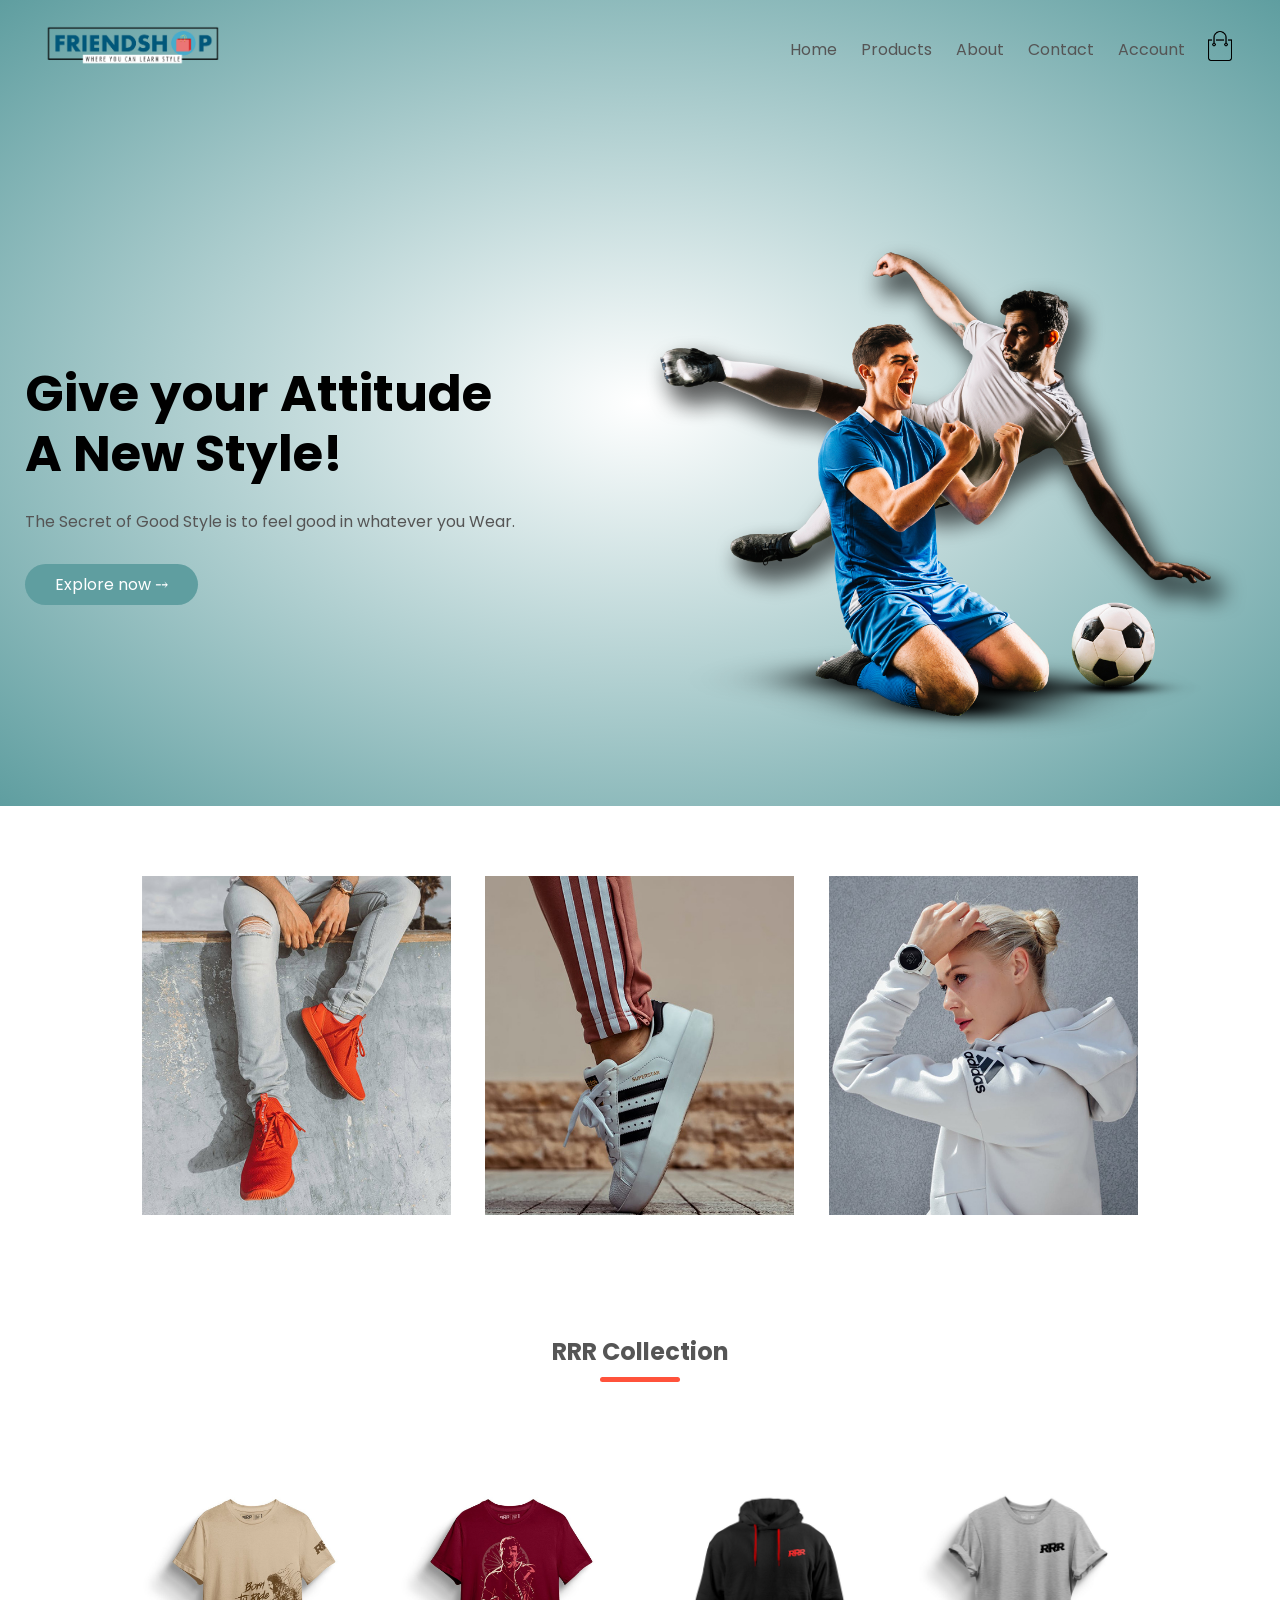
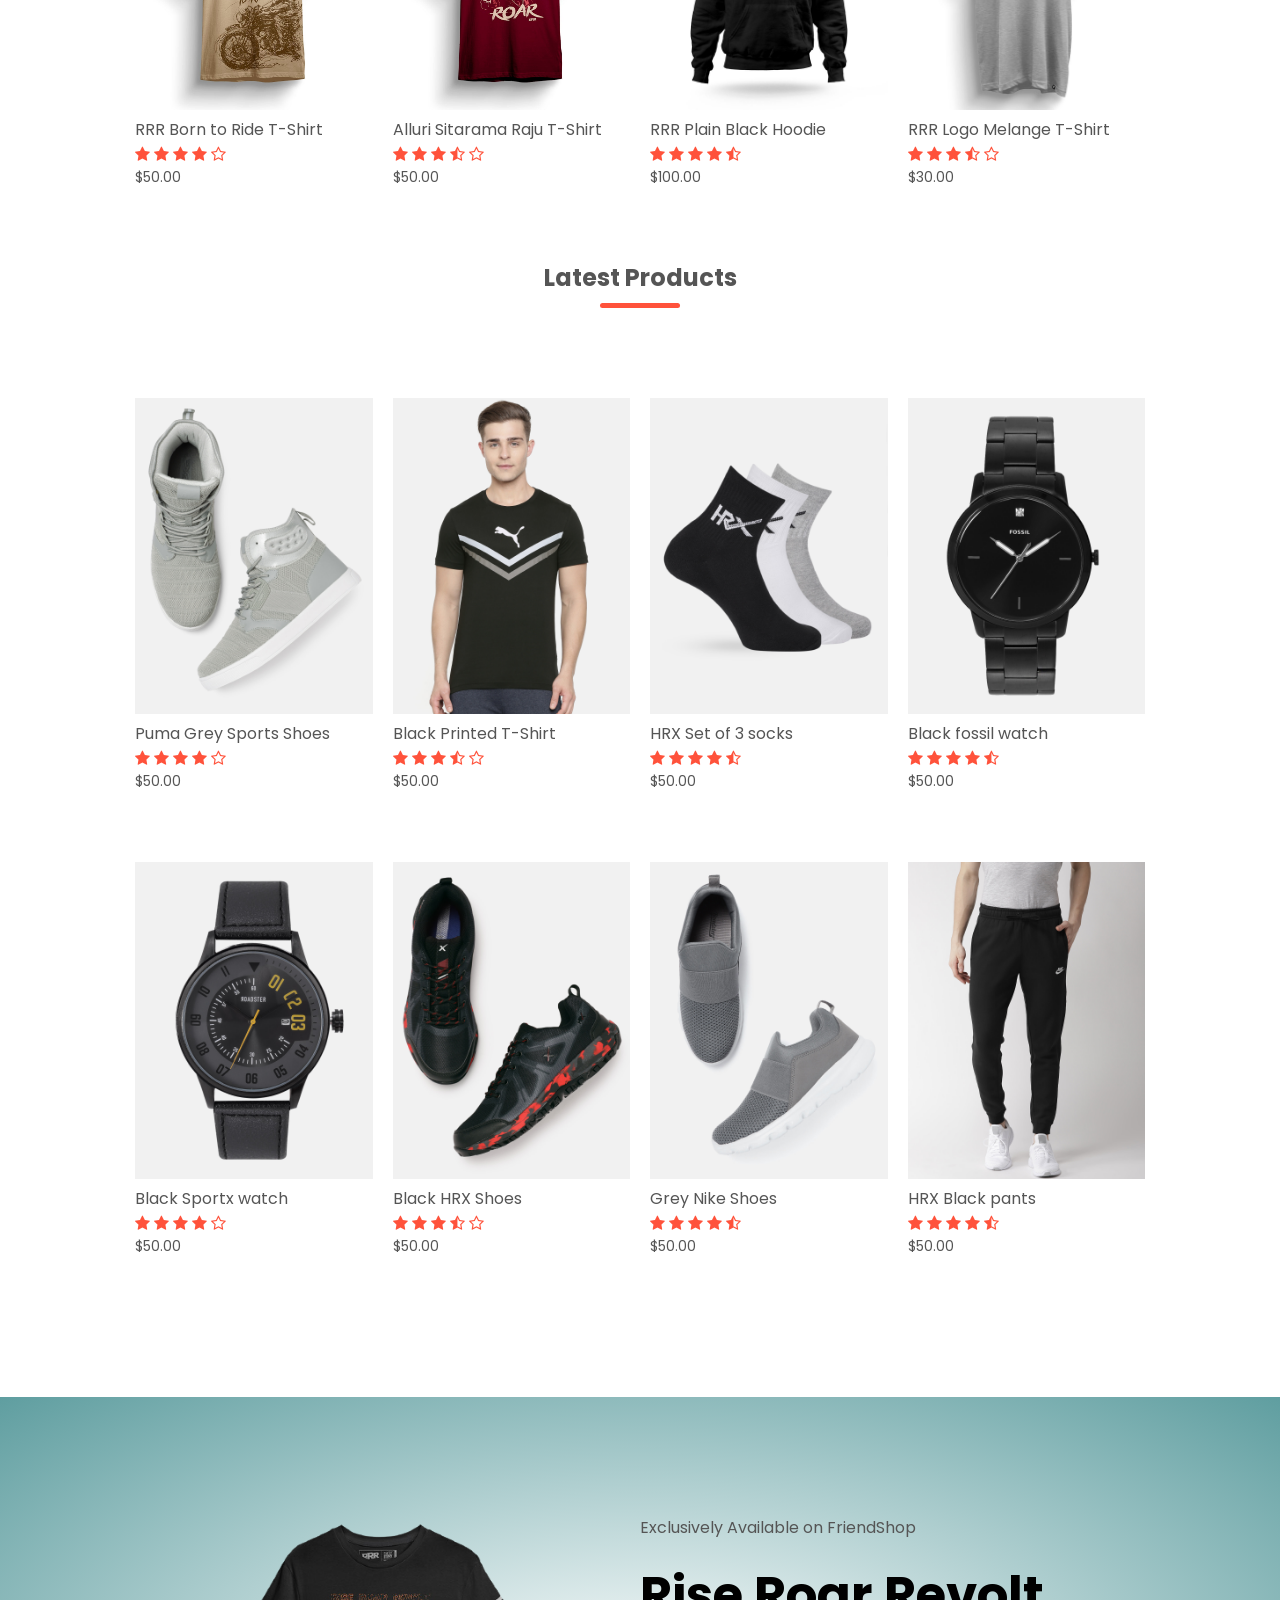
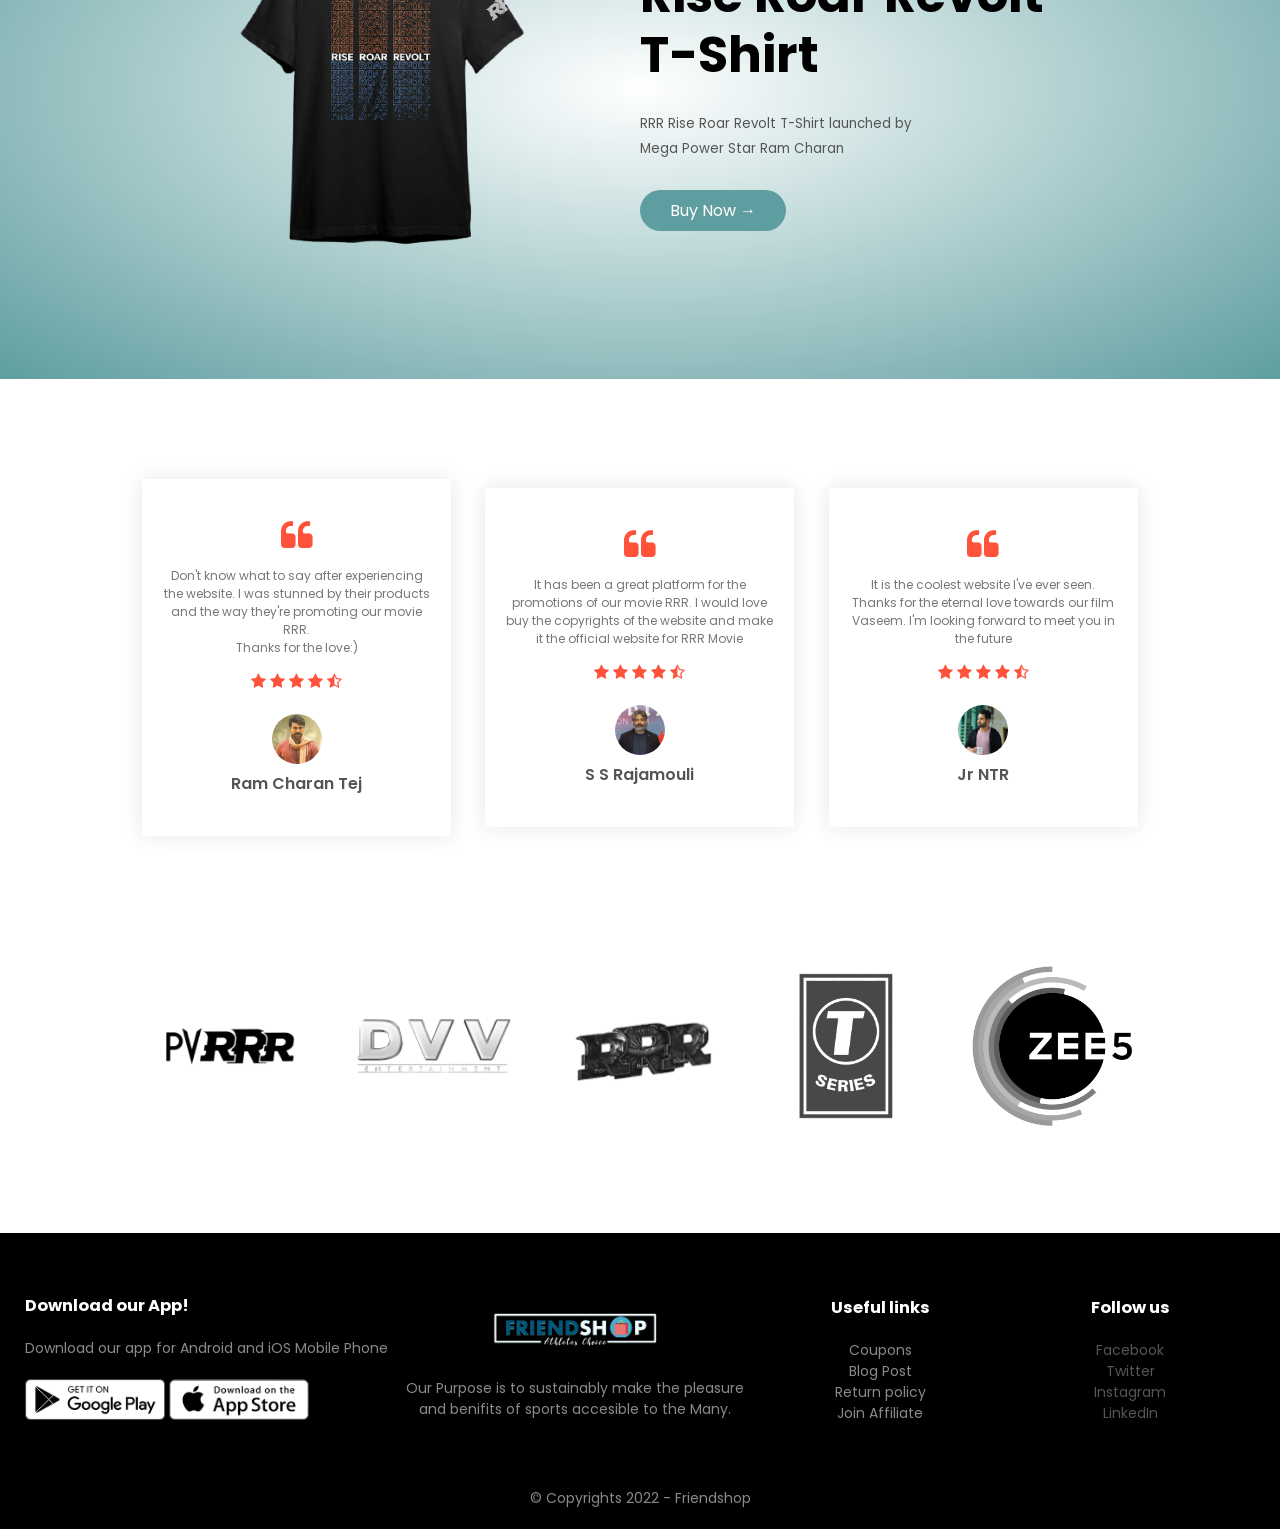
<file: index.html>
<!DOCTYPE html>
<html lang="eng">
<head>
    <meta charset="UTF-8">
    <meta name="viewport" content="width=device-width, initial-scale=1.0">
    <title>FriendShop | Where you can style</title>
    <link rel="stylesheet" href="styles.css">
    <link href="https://fonts.googleapis.com/css2?family=Poppins:wght@200;300;500;600;700;800&display=swap" rel="stylesheet">
    <link rel="stylesheet" href="https://stackpath.bootstrapcdn.com/font-awesome/4.7.0/css/font-awesome.min.css">
</head>
<body>
    <div class="header">
    <div class="container">
        <div class="navbar">
            <div class="logo">
                <a href="index.html"><img src="logo.png" width="175px"></a>
            </div>
            <nav>
                <ul id="MenuItems">
                    <li><a href="index.html">Home</a></li>
                    <li><a href="products.html">Products</a></li>
                    <li><a href="#footer">About</a></li>
                    <li><a href="#footer">Contact</a></li>
                    <li><a href="account.html">Account</a></li>
                </ul>
            </nav>
            <a href="cart.html"><img src="cart.png" width="30px", height="30px"></a>
            <img src="menu.png" class="menu-icon" onclick="menutoggle()">
        </div>
        <div class="row">
            <div class="col-2">
                    <h1>Give your Attitude<br>A New Style!</h1>
                    <p>The Secret of Good Style is to feel good in whatever you Wear.</p>
                    <a href="#rrrcollection" class="btn">Explore now &#10509;</a>
            </div>
            <div class="col-2">
                    <img src="image1.png" alt="">
            </div>
        </div>
    </div>
</div>

<!--------- featured categories --------->

    <div class="categories">
        <div class="small-container">
            <div class="row">
                <div class="col-3">
                    <img src="category-1.jpg">
                </div>
                <div class="col-3">
                    <img src="category-2.jpg">
                </div>
                <div class="col-3">
                    <img src="category-3.jpg">
                </div>
            </div>
        </div>
    </div>

<!--------- featured products --------->
    <div class="small-container" id="rrrcollection">
        <a href="products.html"><h2 class="title">RRR Collection</h2></a>
        <div class="row">
            <div class="col-4">
                <a href="product-details.html"><img src="skin tshirt.jpg"></a>
                <a href="product-details.html"><h4>RRR Born to Ride T-Shirt</h4></a>
                <div class="rating">
                    <i class="fa fa-star"></i>
                    <i class="fa fa-star"></i>
                    <i class="fa fa-star"></i>
                    <i class="fa fa-star"></i>
                    <i class="fa fa-star-o"></i>
                </div>
                <p>$50.00</p>
            </div>
            <div class="col-4">
                <a href="product-details2.html"><img src="ramcharan1.jpg"></a>
                <a href="product-details2.html"><h4>Alluri Sitarama Raju T-Shirt</h4></a>
                <div class="rating">
                    <i class="fa fa-star"></i>
                    <i class="fa fa-star"></i>
                    <i class="fa fa-star"></i>
                    <i class="fa fa-star-half-o"></i>
                    <i class="fa fa-star-o"></i>
                </div>
                <p>$50.00</p>
            </div>
            <div class="col-4">
                <a href="product-details3.html"><img src="black hoodie.jpg"></a>
                <a href="product-details3.html"><h4>RRR Plain Black Hoodie</h4></a>
                <div class="rating">
                    <i class="fa fa-star"></i>
                    <i class="fa fa-star"></i>
                    <i class="fa fa-star"></i>
                    <i class="fa fa-star"></i>
                    <i class="fa fa-star-half-o"></i>
                </div>
                <p>$100.00</p>
            </div>
            <div class="col-4">
                <a href="product-details4.html"><img src="neckless grey.jpg"></a>
                <a href="product-details4.html"><h4>RRR Logo Melange T-Shirt</h4></a>
                <div class="rating">
                    <i class="fa fa-star"></i>
                    <i class="fa fa-star"></i>
                    <i class="fa fa-star"></i>
                    <i class="fa fa-star-half-o"></i>
                    <i class="fa fa-star-o"></i>
                </div>
                <p>$30.00</p>
            </div>
        </div>
        <h2 class="title">Latest Products</h2>
        <div class="row">
            <div class="col-4">
                <img src="product-5.jpg">
                <h4>Puma Grey Sports Shoes</h4>
                <div class="rating">
                    <i class="fa fa-star"></i>
                    <i class="fa fa-star"></i>
                    <i class="fa fa-star"></i>
                    <i class="fa fa-star"></i>
                    <i class="fa fa-star-o"></i>
                </div>
                <p>$50.00</p>
            </div>
            <div class="col-4">
                <img src="product-6.jpg">
                <h4>Black Printed T-Shirt</h4>
                <div class="rating">
                    <i class="fa fa-star"></i>
                    <i class="fa fa-star"></i>
                    <i class="fa fa-star"></i>
                    <i class="fa fa-star-half-o"></i>
                    <i class="fa fa-star-o"></i>
                </div>
                <p>$50.00</p>
            </div>
            <div class="col-4">
                <img src="product-7.jpg">
                <h4>HRX Set of 3 socks</h4>
                <div class="rating">
                    <i class="fa fa-star"></i>
                    <i class="fa fa-star"></i>
                    <i class="fa fa-star"></i>
                    <i class="fa fa-star"></i>
                    <i class="fa fa-star-half-o"></i>
                </div>
                <p>$50.00</p>
            </div>
            <div class="col-4">
                <img src="product-8.jpg">
                <h4>Black fossil watch</h4>
                <div class="rating">
                    <i class="fa fa-star"></i>
                    <i class="fa fa-star"></i>
                    <i class="fa fa-star"></i>
                    <i class="fa fa-star"></i>
                    <i class="fa fa-star-half-o"></i>
                </div>
                <p>$50.00</p>
            </div>
        </div>
        <div class="row">
            <div class="col-4">
                <img src="product-9.jpg">
                <h4>Black Sportx watch</h4>
                <div class="rating">
                    <i class="fa fa-star"></i>
                    <i class="fa fa-star"></i>
                    <i class="fa fa-star"></i>
                    <i class="fa fa-star"></i>
                    <i class="fa fa-star-o"></i>
                </div>
                <p>$50.00</p>
            </div>
            <div class="col-4">
                <img src="product-10.jpg">
                <h4>Black HRX Shoes</h4>
                <div class="rating">
                    <i class="fa fa-star"></i>
                    <i class="fa fa-star"></i>
                    <i class="fa fa-star"></i>
                    <i class="fa fa-star-half-o"></i>
                    <i class="fa fa-star-o"></i>
                </div>
                <p>$50.00</p>
            </div>
            <div class="col-4">
                <img src="product-11.jpg">
                <h4>Grey Nike Shoes</h4>
                <div class="rating">
                    <i class="fa fa-star"></i>
                    <i class="fa fa-star"></i>
                    <i class="fa fa-star"></i>
                    <i class="fa fa-star"></i>
                    <i class="fa fa-star-half-o"></i>
                </div>
                <p>$50.00</p>
            </div>
            <div class="col-4">
                <img src="product-12.jpg">
                <h4>HRX Black pants</h4>
                <div class="rating">
                    <i class="fa fa-star"></i>
                    <i class="fa fa-star"></i>
                    <i class="fa fa-star"></i>
                    <i class="fa fa-star"></i>
                    <i class="fa fa-star-half-o"></i>
                </div>
                <p>$50.00</p>
            </div>
        </div>
    </div>
<!----------- Offer ----------->
    <div class="offer">
        <div class="small-container">
            <div class="row">
                <div class="col-2">
                    <img src="exclusive.png" class="offer-img">
                </div>
                <div class="col-2">
                    <p>Exclusively Available on FriendShop</p>
                    <h1>Rise Roar Revolt<br>T-Shirt</h1>
                    <small>RRR Rise Roar Revolt T-Shirt launched by<br>Mega Power Star Ram Charan</small>
                    <br><a href="" class="btn">Buy Now &#8594;</a>
                </div>
            </div>
        </div>
    </div>

<!------------Testimonial------------>

    <div class="testimonial">
        <div class="small-container">
            <div class="row">
                <div class="col-3">
                    <i class="fa fa-quote-left"></i>
                    <p>Don't know what to say after experiencing the website. I was stunned by their products and the way they're promoting our movie RRR.<br>Thanks for the love:)</p>
                    <div class="rating">
                        <i class="fa fa-star"></i>
                        <i class="fa fa-star"></i>
                        <i class="fa fa-star"></i>
                        <i class="fa fa-star"></i>
                        <i class="fa fa-star-half-o"></i>
                        <br><img src="user-1.jpg">
                        <h3>Ram Charan Tej</h3>
                    </div>
                </div>
                <div class="col-3">
                    <i class="fa fa-quote-left"></i>
                    <p>It has been a great platform for the promotions of our movie RRR. I would love buy the copyrights of the website and make it the official website for RRR Movie</p>
                    <div class="rating">
                        <i class="fa fa-star"></i>
                        <i class="fa fa-star"></i>
                        <i class="fa fa-star"></i>
                        <i class="fa fa-star"></i>
                        <i class="fa fa-star-half-o"></i>
                        <br><img src="user-2.jpg">
                        <h3>S S Rajamouli</h3>
                    </div>
                </div>
                <div class="col-3">
                    <i class="fa fa-quote-left"></i>
                    <p>It is the coolest website I've ever seen. Thanks for the eternal love towards our film Vaseem. I'm looking forward to meet you in the future </p>
                    <div class="rating">
                        <i class="fa fa-star"></i>
                        <i class="fa fa-star"></i>
                        <i class="fa fa-star"></i>
                        <i class="fa fa-star"></i>
                        <i class="fa fa-star-half-o"></i>
                        <br><img src="user-3.jpg">
                        <h3>Jr NTR</h3>
                    </div>
                </div>
            </div>
        </div>
    </div>

<!-------------Brands----------->

    <div class="brands">
        <div class="small-container">
            <div class="row">
                <div class="col-5">
                    <img src="pvrrr.png">
                </div>
                <div class="col-5">
                    <img src="dvvlogo.png">
                </div>
                <div class="col-5">
                    <img src="rrrlogo.png">
                </div>
                <div class="col-5">
                    <img src="tseries.png">
                </div>
                <div class="col-5">
                    <img src="zee5.png">
                </div>
            </div>
        </div>
    </div>

<!--------------Footer---------------->

    <div class="footer" id="footer">
        <div class="container">
            <div class="row">
                <div class="footer-col-1">
                    <h3>Download our App!</h3>
                    <p>Download our app for Android and iOS Mobile Phone</p>
                    <div class="app-logo">
                        <img src="play-store.png" alt="">
                        <img src="app-store.png" alt="">
                    </div>
                </div>
                <div class="footer-col-2">
                    <img src="logo-white1.png">
                    <p>Our Purpose is to sustainably make the pleasure and benifits of sports accesible to the Many.</p>
                </div>
                <div class="footer-col-3">
                    <h3>Useful links</h3>
                    <ul>
                        <li>Coupons</li>
                        <li>Blog Post</li>
                        <li>Return policy</li>
                        <li>Join Affiliate</li>
                    </ul>
                </div>
                <div class="footer-col-4">
                    <h3>Follow us</h3>
                    <ul>
                        <li><a href="https://www.facebook.com/vaseem.mohidden/">Facebook</a></li>
                        <li><a href="https://twitter.com/Vaseem_66">Twitter</a></li>
                        <li><a href="https://www.instagram.com/vaseem_66?utm_medium=copy_link">Instagram</a></li>
                        <li><a href="https://www.linkedin.com/in/vaseem66/">LinkedIn</a></li>
                    </ul>
                </div>
            </div>
            <br>
            <br>
            <p class="copyright">© Copyrights 2022 - Friendshop</p>
        </div>
    </div>

<!---------Js for toggle--------->
    <script>
        var MenuItems = document.getElementById("MenuItems");

        MenuItems.style.maxHeight = "0px";

        function menutoggle(){
            if(MenuItems.style.maxHeight == "0px")
                {
                    MenuItems.style.maxHeight = "200px";
                }
            else
                {
                    MenuItems.style.maxHeight = "0px";
                }
        }
    </script>
</body>
</html>
</file>
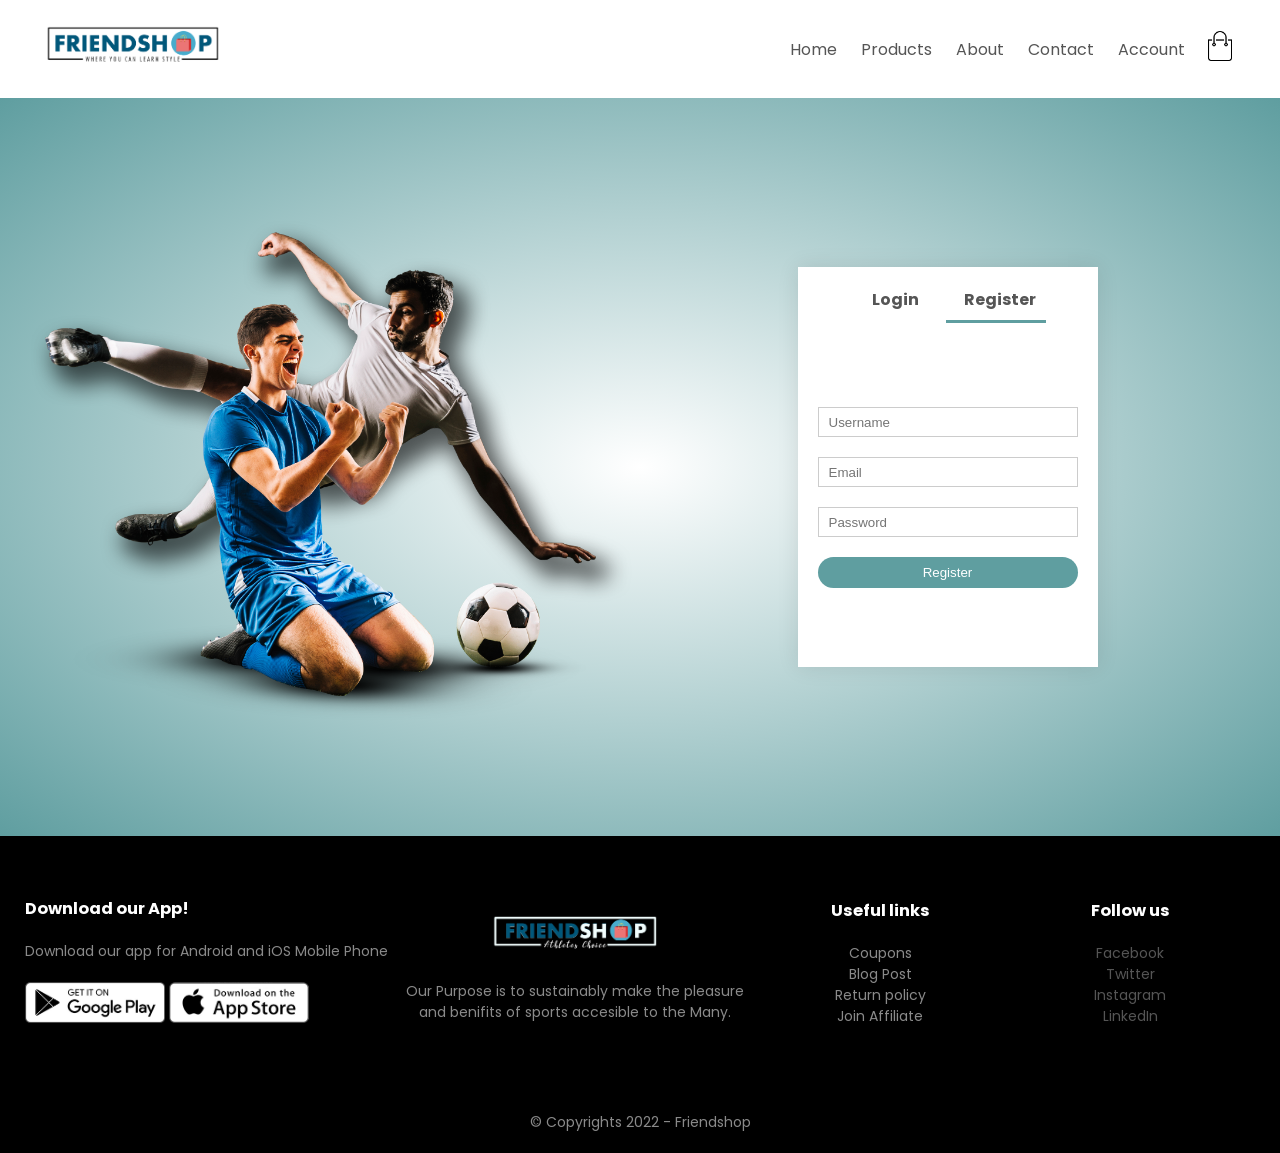
<file: account.html>
<!DOCTYPE html>
<html lang="eng">
<head>
    <meta charset="UTF-8">
    <title>Cart</title>
    <link rel="stylesheet" href="styles.css">
    <link href="https://fonts.googleapis.com/css2?family=Poppins:wght@200;300;500;600;700;800&display=swap" rel="stylesheet">
    <link rel="stylesheet" href="https://stackpath.bootstrapcdn.com/font-awesome/4.7.0/css/font-awesome.min.css">
</head>
<body>
    <div class="container">
        <div class="navbar">
            <div class="logo">
                <a href="index.html"><img src="logo.png" width="175px"></a>
            </div>
            <nav>
                <ul id="MenuItems">
                    <li><a href="index.html">Home</a></li>
                    <li><a href="products.html">Products</a></li>
                    <li><a href="#footer">About</a></li>
                    <li><a href="#footer">Contact</a></li>
                    <li><a href="account.html">Account</a></li>
                </ul>
            </nav>
            <a href="cart.html"><img src="cart.png" width="30px", height="30px"></a>
            <img src="menu.png" class="menu-icon" onclick="menutoggle()">
        </div>
    </div>
<!---------Accountpage----------->
    <div class="account-page">
        <div class="container">
            <div class="row">
                <div class="col-2">
                    <img src="image1.png" width="100%">
                </div>
                <div class="col-2">
                    <div class="form-container">
                        <div class="form-btn">
                            <span onclick="login()">Login</span>
                            <span onclick="register()">Register</span>
                            <hr id="Indicator">
                        </div>
                        <form id="LoginForm">
                            <input type="text" placeholder="Username">
                            <input type="password" placeholder="Password">
                            <button type="submit" class="btn">Login</button>
                            <a href="">Forgot Password</a>
                        </form>
                        <form id="RegForm">
                            <input type="text" placeholder="Username">
                            <input type="email" placeholder="Email">
                            <input type="password" placeholder="Password">
                            <button type="button" class="btn">Register</button>
                        </form>
                    </div>
                </div>
            </div>
        </div>
    </div>



<!---------------footer------------>

    <div class="footer" id="footer">
        <div class="container">
            <div class="row">
                <div class="footer-col-1">
                    <h3>Download our App!</h3>
                    <p>Download our app for Android and iOS Mobile Phone</p>
                    <div class="app-logo">
                        <img src="play-store.png" alt="">
                        <img src="app-store.png" alt="">
                    </div>
                </div>
                <div class="footer-col-2">
                    <img src="logo-white1.png">
                    <p>Our Purpose is to sustainably make the pleasure and benifits of sports accesible to the Many.</p>
                </div>
                <div class="footer-col-3">
                    <h3>Useful links</h3>
                    <ul>
                        <li>Coupons</li>
                        <li>Blog Post</li>
                        <li>Return policy</li>
                        <li>Join Affiliate</li>
                    </ul>
                </div>
                <div class="footer-col-4">
                    <h3>Follow us</h3>
                    <ul>
                        <li><a href="https://www.facebook.com/vaseem.mohidden/">Facebook</a></li>
                        <li><a href="https://twitter.com/Vaseem_66">Twitter</a></li>
                        <li><a href="https://www.instagram.com/vaseem_66?utm_medium=copy_link">Instagram</a></li>
                        <li><a href="https://www.linkedin.com/in/vaseem66/">LinkedIn</a></li>
                    </ul>
                </div>
            </div>
            <br>
            <br>
            <br>
            <p class="copyright">© Copyrights 2022 - Friendshop</p>
        </div>
    </div>
<!---------Js for toggle--------->
    <script>
        var MenuItems = document.getElementById("MenuItems");

        MenuItems.style.maxHeight = "0px";

        function menutoggle()
        {
            if(MenuItems.style.maxHeight == "0px")
                {
                    MenuItems.style.maxHeight = "200px";
                }
            else
                {
                    MenuItems.style.maxHeight = "0px";
                }
        }
    </script>
<!---------Js for toggle form--------->
    <script>
        var LoginForm = document.getElementById("LoginForm");
        var RegForm = document.getElementById("RegForm");
        var Indicator = document.getElementById("Indicator")

        function register(){
            RegForm.style.transform = "translateX(0px)"
            LoginForm.style.transform = "translateX(0px)"
            Indicator.style.transform = "translateX(100px)"
        }
        function login(){
            RegForm.style.transform = "translateX(300px)"
            LoginForm.style.transform = "translateX(300px)"
            Indicator.style.transform = "translateX(0px)"
        }

    </script>
</body>
</html>
</file>
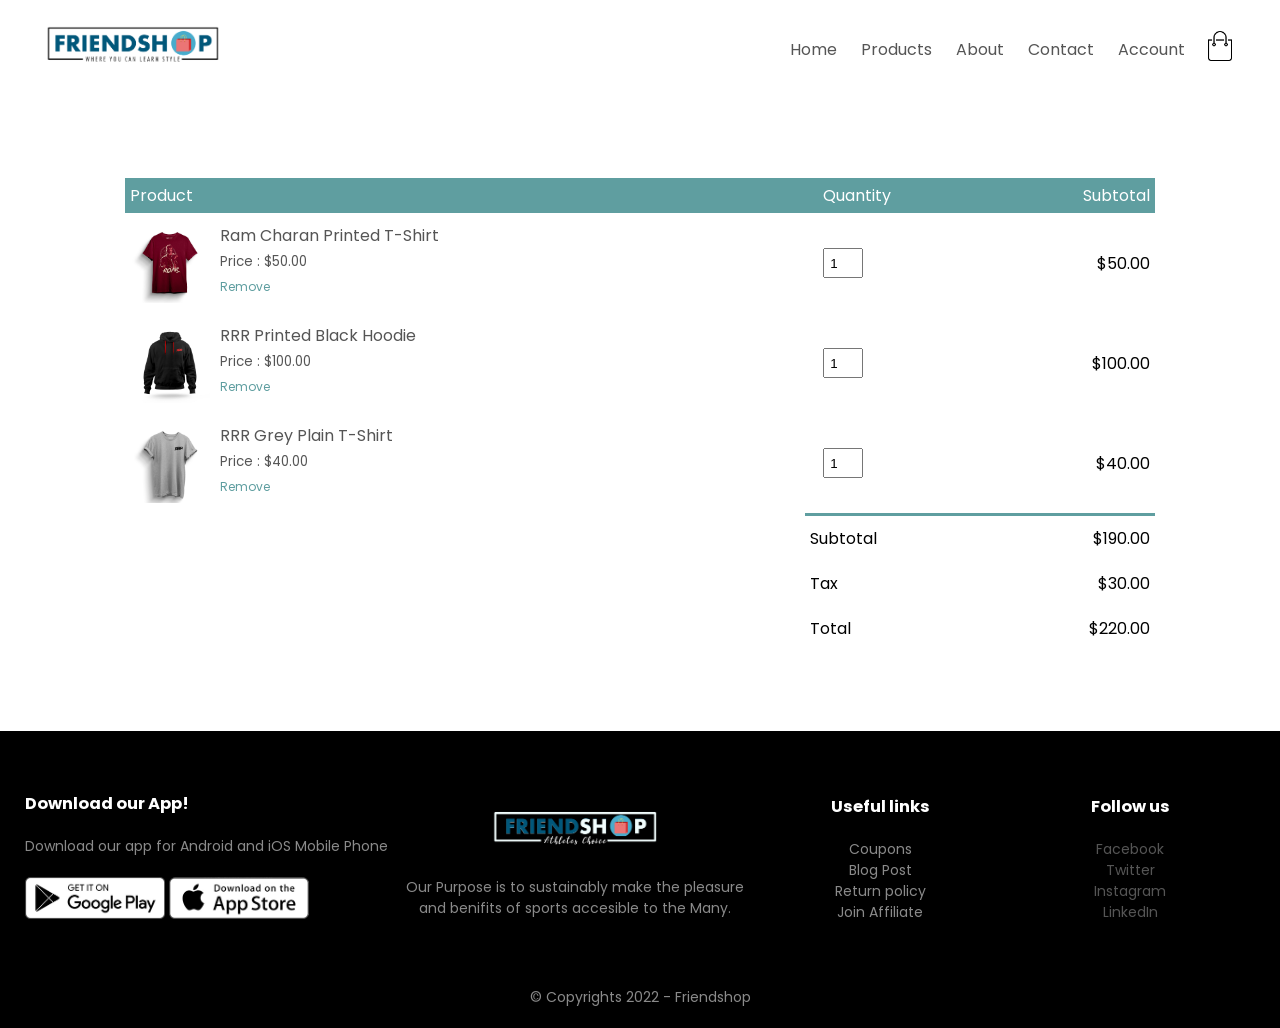
<file: cart.html>
<!DOCTYPE html>
<html lang="eng">
<head>
    <meta charset="UTF-8">
    <title>Cart</title>
    <link rel="stylesheet" href="styles.css">
    <link href="https://fonts.googleapis.com/css2?family=Poppins:wght@200;300;500;600;700;800&display=swap" rel="stylesheet">
    <link rel="stylesheet" href="https://stackpath.bootstrapcdn.com/font-awesome/4.7.0/css/font-awesome.min.css">
</head>
<body>
    <div class="container">
        <div class="navbar">
            <div class="logo">
                <a href="index.html"><img src="logo.png" width="175px"></a>
            </div>
            <nav>
                <ul id="MenuItems">
                    <li><a href="index.html">Home</a></li>
                    <li><a href="products.html">Products</a></li>
                    <li><a href="#footer">About</a></li>
                    <li><a href="#footer">Contact</a></li>
                    <li><a href="account.html">Account</a></li>
                </ul>
            </nav>
            <a href="cart.html"><img src="cart.png" width="30px", height="30px"></a>
            <img src="menu.png" class="menu-icon" onclick="menutoggle()">
        </div>
    </div>

<!-------Cart container details------->
    <div class="small-container cart-page">
        <table>
            <tr>
                <th>Product</th>
                <th>Quantity</th>
                <th>Subtotal</th>
            </tr>
            <tr>
                <td>
                    <div class="cart-info">
                        <img src="ramcharan1.jpg">
                        <div>
                            <p>Ram Charan Printed T-Shirt</p>
                            <small>Price : $50.00</small>
                            <br>
                            <a href="">Remove</a>
                        </div>
                    </div>
                </td>
                <td><input type="number" value="1"></td>
                <td>$50.00</td>
            </tr>
            <tr>
                <td>
                    <div class="cart-info">
                        <img src="black hoodie.jpg">
                        <div>
                            <p>RRR Printed Black Hoodie</p>
                            <small>Price : $100.00</small>
                            <br>
                            <a href="">Remove</a>
                        </div>
                    </div>
                </td>
                <td><input type="number" value="1"></td>
                <td>$100.00</td>
            </tr>
            <tr>
                <td>
                    <div class="cart-info">
                        <img src="neckless grey.jpg">
                        <div>
                            <p>RRR Grey Plain T-Shirt</p>
                            <small>Price : $40.00</small>
                            <br>
                            <a href="">Remove</a>
                        </div>
                    </div>
                </td>
                <td><input type="number" value="1"></td>
                <td>$40.00</td>
            </tr>
        </table>

        <div class="total-price">
            <table>
                <tr>
                    <td>Subtotal</td>
                    <td>$190.00</td>
                </tr>
                <tr>
                    <td>Tax</td>
                    <td>$30.00</td>
                </tr>
                <tr>
                    <td>Total</td>
                    <td>$220.00</td>
                </tr>
            </table>
        </div>
    </div>
<!---------------footer------------>

    <div class="footer" id="footer">
        <div class="container">
            <div class="row">
                <div class="footer-col-1">
                    <h3>Download our App!</h3>
                    <p>Download our app for Android and iOS Mobile Phone</p>
                    <div class="app-logo">
                        <img src="play-store.png" alt="">
                        <img src="app-store.png" alt="">
                    </div>
                </div>
                <div class="footer-col-2">
                    <img src="logo-white1.png">
                    <p>Our Purpose is to sustainably make the pleasure and benifits of sports accesible to the Many.</p>
                </div>
                <div class="footer-col-3">
                    <h3>Useful links</h3>
                    <ul>
                        <li>Coupons</li>
                        <li>Blog Post</li>
                        <li>Return policy</li>
                        <li>Join Affiliate</li>
                    </ul>
                </div>
                <div class="footer-col-4">
                    <h3>Follow us</h3>
                    <ul>
                        <li><a href="https://www.facebook.com/vaseem.mohidden/">Facebook</a></li>
                        <li><a href="https://twitter.com/Vaseem_66">Twitter</a></li>
                        <li><a href="https://www.instagram.com/vaseem_66?utm_medium=copy_link">Instagram</a></li>
                        <li><a href="https://www.linkedin.com/in/vaseem66/">LinkedIn</a></li>
                    </ul>
                </div>
            </div>
            <br>
            <br>
            <p class="copyright">© Copyrights 2022 - Friendshop</p>
        </div>
    </div>
<!---------Js for toggle--------->
    <script>
        var MenuItems = document.getElementById("MenuItems");

        MenuItems.style.maxHeight = "0px";

        function menutoggle()
        {
            if(MenuItems.style.maxHeight == "0px")
                {
                    MenuItems.style.maxHeight = "200px";
                }
            else
                {
                    MenuItems.style.maxHeight = "0px";
                }
        }
    </script>
</body>
</html>
</file>
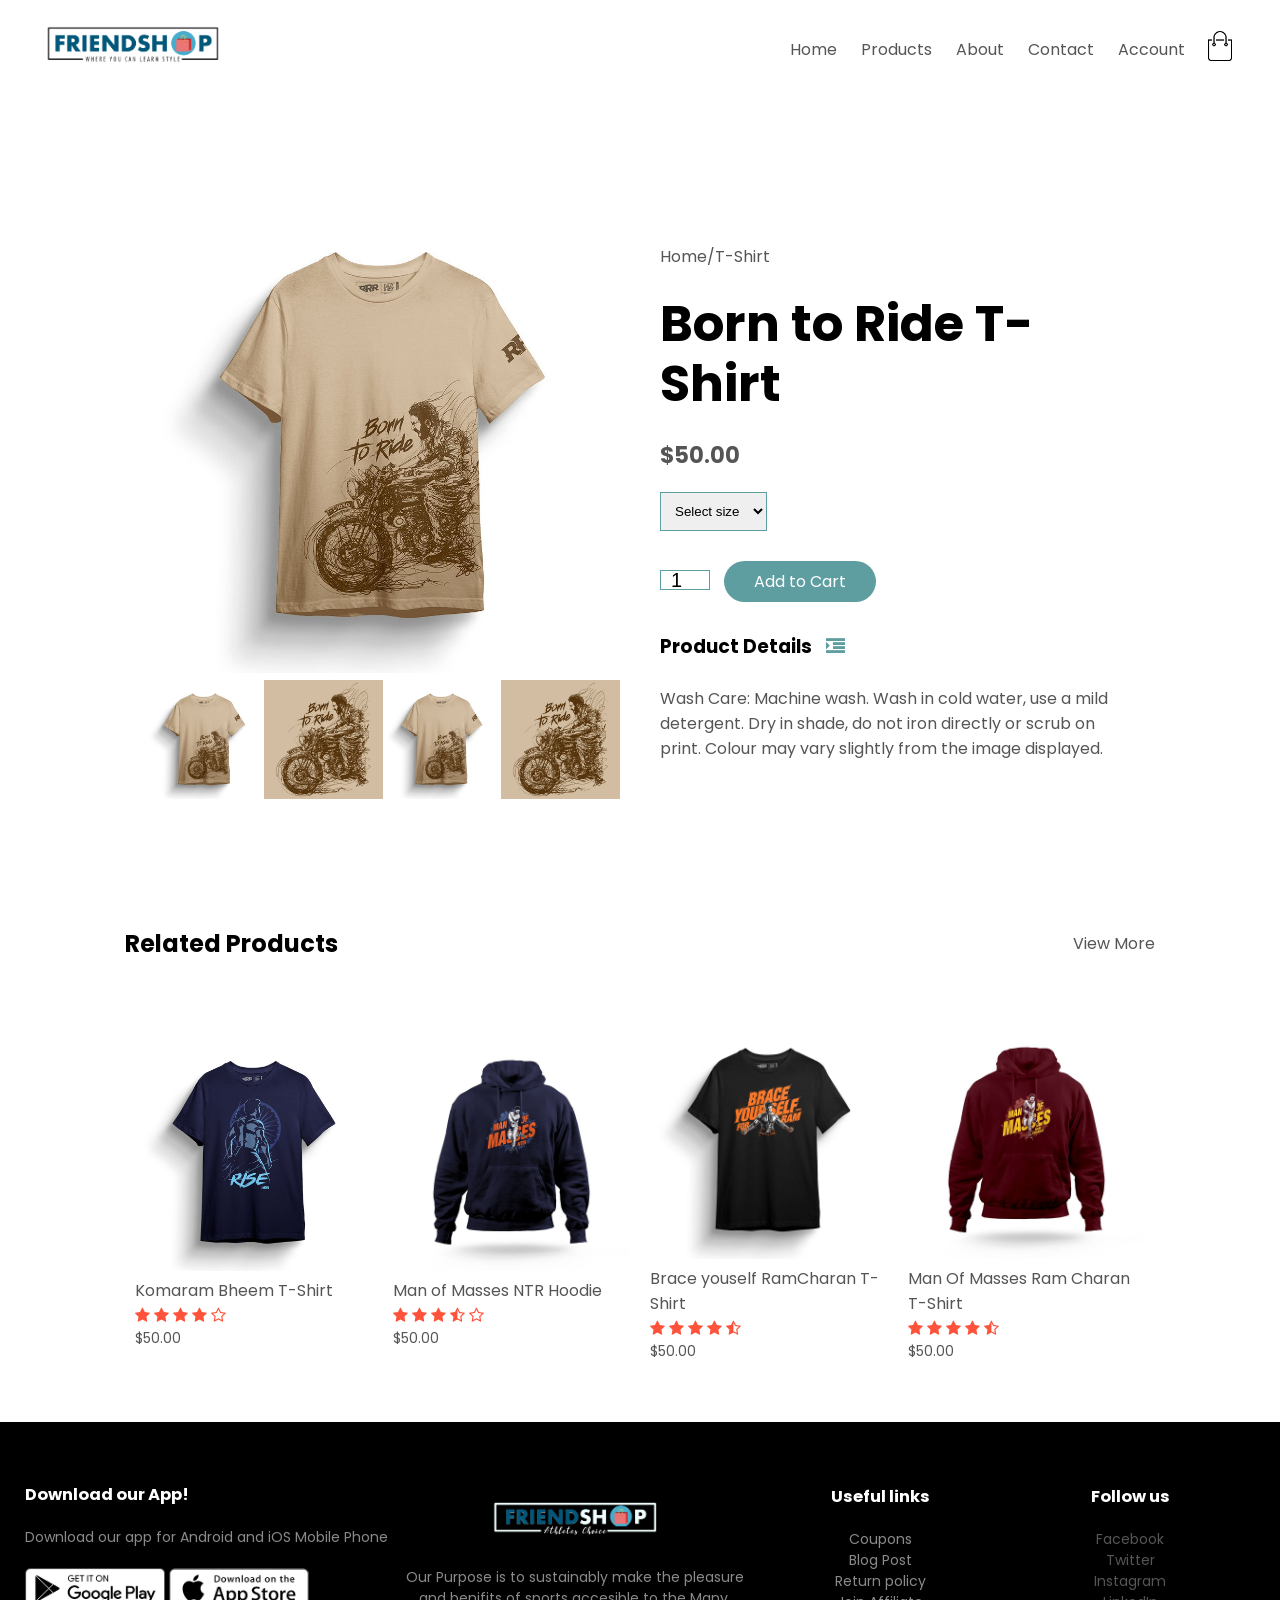
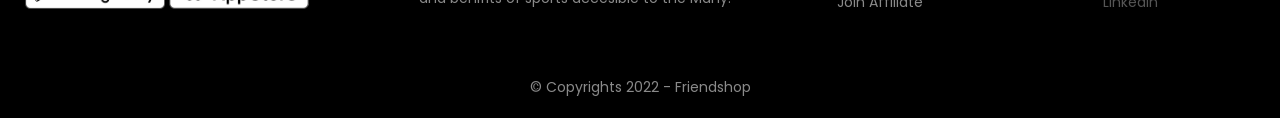
<file: product-details.html>
<!DOCTYPE html>
<html lang="eng">
<head>
    <meta charset="UTF-8">
    <title>RRR Collection</title>
    <link rel="stylesheet" href="styles.css">
    <link href="https://fonts.googleapis.com/css2?family=Poppins:wght@200;300;500;600;700;800&display=swap" rel="stylesheet">
    <link rel="stylesheet" href="https://stackpath.bootstrapcdn.com/font-awesome/4.7.0/css/font-awesome.min.css">
</head>
<body>
    <div class="container">
        <div class="navbar">
            <div class="logo">
                <a href="index.html"><img src="logo.png" width="175px"></a>
            </div>
            <nav>
                <ul id="MenuItems">
                    <li><a href="index.html">Home</a></li>
                    <li><a href="products.html">Products</a></li>
                    <li><a href="#footer">About</a></li>
                    <li><a href="#footer">Contact</a></li>
                    <li><a href="account.html">Account</a></li>
                </ul>
            </nav>
            <a href="cart.html"><img src="cart.png" width="30px", height="30px"></a>
            <img src="menu.png" class="menu-icon" onclick="menutoggle()">
        </div>
    </div>

<!---------------single product details------------>

    <div class="small-container single-product">
        <div class="row">
    <div class="col-2">
        <img src="gallery-1.jpg" width="100%" id="ProductImg">

        <div class="small-img-row">
        <div class="small-img-col">
        <img src="gallery-1.jpg" width="100%" class="small-img">
        </div>
        <div class="small-img-col">
        <img src="gallery-2.jpg" width="100%" class="small-img">
        </div>
        <div class="small-img-col">
        <img src="gallery-1.jpg" width="100%" class="small-img">
        </div>
        <div class="small-img-col">
        <img src="gallery-2.jpg" width="100%" class="small-img">
        </div>
        </div>


            </div>
            <div class="col-2">
                <p>Home/T-Shirt</p>
                <h1>Born to Ride T-Shirt</h1>
                <h4>$50.00</h4>
                <select>
                    <option>Select size</option>
                    <option>XXL</option>
                    <option>XL</option>
                    <option>Large</option>
                    <option>Medium</option>
                    <option>Small</option>
                </select>
                <input type="number" value="1">
                <a href="" class="btn">Add to Cart</a>
                <h3>Product Details <i class="fa fa-indent"></i></h3>
                <br>
                <p>Wash Care: Machine wash. Wash in cold water, use a mild detergent. Dry in shade, do not iron directly or scrub on print.
                    Colour may vary slightly from the image displayed.</p>
            </div>
        </div>
    </div>

<!---------Title-------->
    
    <div class="small-container">
        <div class="row row-2">
            <h2>Related Products</h2>
            <a href="products.html"><p>View More</p></a>
        </div>
    </div>


<!-------------Products------------->

    <div class="small-container">
        <div class="row">
            <div class="col-4">
                <img src="komarambheemtshirt.jpg">
                <h4>Komaram Bheem T-Shirt</h4>
                <div class="rating">
                    <i class="fa fa-star"></i>
                    <i class="fa fa-star"></i>
                    <i class="fa fa-star"></i>
                    <i class="fa fa-star"></i>
                    <i class="fa fa-star-o"></i>
                </div>
                <p>$50.00</p>
            </div>
            <div class="col-4">
                <img src="manofmasseshoodie.jpg">
                <h4>Man of Masses NTR Hoodie</h4>
                <div class="rating">
                    <i class="fa fa-star"></i>
                    <i class="fa fa-star"></i>
                    <i class="fa fa-star"></i>
                    <i class="fa fa-star-half-o"></i>
                    <i class="fa fa-star-o"></i>
                </div>
                <p>$50.00</p>
            </div>
            <div class="col-4">
                <img src="braceurselfram.jpg">
                <h4>Brace youself RamCharan T-Shirt</h4>
                <div class="rating">
                    <i class="fa fa-star"></i>
                    <i class="fa fa-star"></i>
                    <i class="fa fa-star"></i>
                    <i class="fa fa-star"></i>
                    <i class="fa fa-star-half-o"></i>
                </div>
                <p>$50.00</p>
            </div>
            <div class="col-4">
                <img src="manofmassesramhoodie.jpg">
                <h4>Man Of Masses Ram Charan T-Shirt</h4>
                <div class="rating">
                    <i class="fa fa-star"></i>
                    <i class="fa fa-star"></i>
                    <i class="fa fa-star"></i>
                    <i class="fa fa-star"></i>
                    <i class="fa fa-star-half-o"></i>
                </div>
                <p>$50.00</p>
            </div>
        </div>   
    </div>
<!--------------Footer---------------->

    <div class="footer" id="footer">
        <div class="container">
            <div class="row">
                <div class="footer-col-1">
                    <h3>Download our App!</h3>
                    <p>Download our app for Android and iOS Mobile Phone</p>
                    <div class="app-logo">
                        <img src="play-store.png" alt="">
                        <img src="app-store.png" alt="">
                    </div>
                </div>
                <div class="footer-col-2">
                    <img src="logo-white1.png">
                    <p>Our Purpose is to sustainably make the pleasure and benifits of sports accesible to the Many.</p>
                </div>
                <div class="footer-col-3">
                    <h3>Useful links</h3>
                    <ul>
                        <li>Coupons</li>
                        <li>Blog Post</li>
                        <li>Return policy</li>
                        <li>Join Affiliate</li>
                    </ul>
                </div>
                <div class="footer-col-4">
                    <h3>Follow us</h3>
                    <ul>
                        <li><a href="https://www.facebook.com/vaseem.mohidden/">Facebook</a></li>
                        <li><a href="https://twitter.com/Vaseem_66">Twitter</a></li>
                        <li><a href="https://www.instagram.com/vaseem_66?utm_medium=copy_link">Instagram</a></li>
                        <li><a href="https://www.linkedin.com/in/vaseem66/">LinkedIn</a></li>
                    </ul>
                </div>
            </div>
            <br>
            <br>
            <p class="copyright">© Copyrights 2022 - Friendshop</p>
        </div>
    </div>
<!---------Js for toggle--------->
    <script>
        var MenuItems = document.getElementById("MenuItems");

        MenuItems.style.maxHeight = "0px";

        function menutoggle()
        {
            if(MenuItems.style.maxHeight == "0px")
                {
                    MenuItems.style.maxHeight = "200px";
                }
            else
                {
                    MenuItems.style.maxHeight = "0px";
                }
        }
    </script>

<!------script for product gallery--------->

    <script>
        var ProductImg = document.getElementById("ProductImg");
        var SmallImg = document.getElementsByClassName("small-img");

        SmallImg[0].onclick = function()
        {
            ProductImg.src = SmallImg[0].src;
        }
        SmallImg[1].onclick = function()
        {
            ProductImg.src = SmallImg[1].src;
        }
        SmallImg[2].onclick = function()
        {
            ProductImg.src = SmallImg[2].src;
        }
        SmallImg[3].onclick = function()
        {
            ProductImg.src = SmallImg[3].src;
        }
    </script>





</body>
</html>
</file>
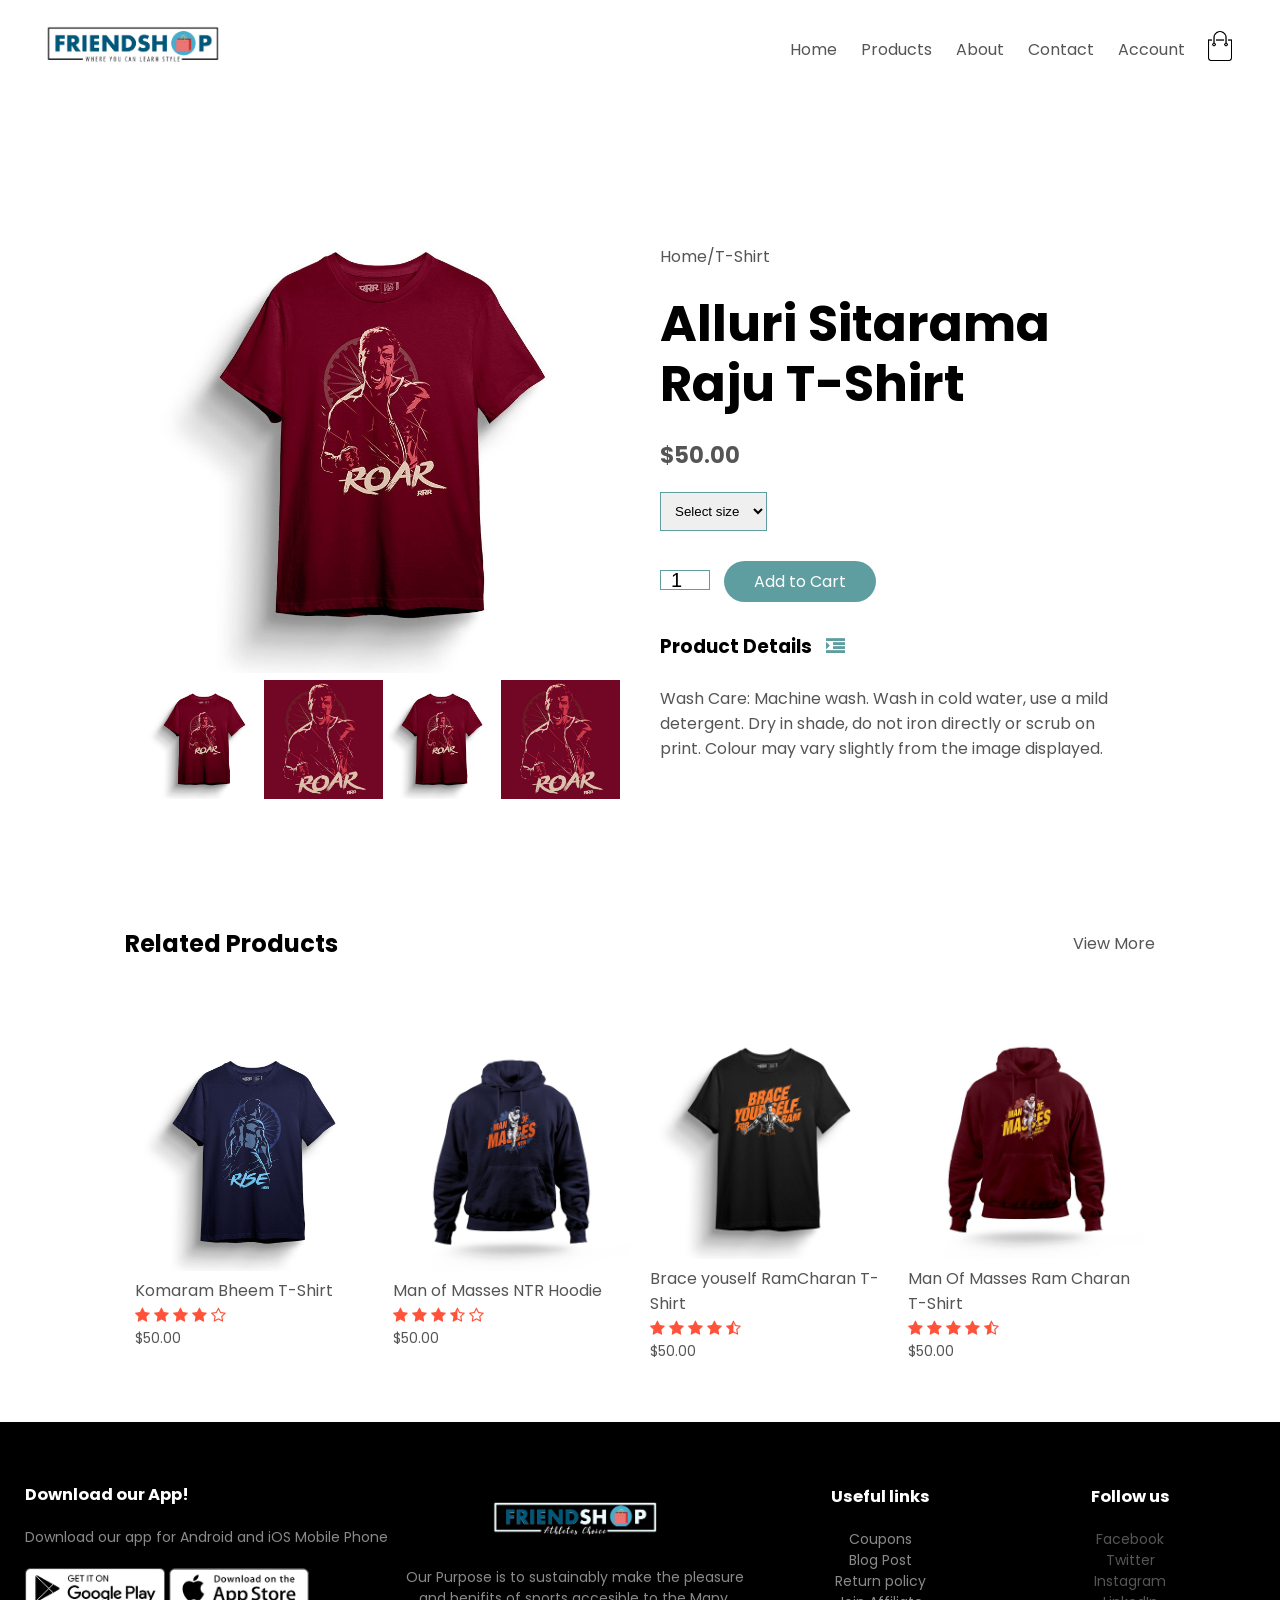
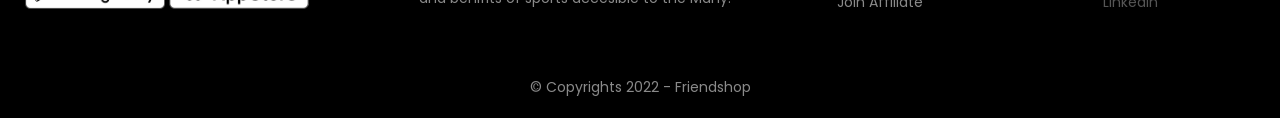
<file: product-details2.html>
<!DOCTYPE html>
<html lang="eng">
<head>
    <meta charset="UTF-8">
    <title>RRR Collection</title>
    <link rel="stylesheet" href="styles.css">
    <link href="https://fonts.googleapis.com/css2?family=Poppins:wght@200;300;500;600;700;800&display=swap" rel="stylesheet">
    <link rel="stylesheet" href="https://stackpath.bootstrapcdn.com/font-awesome/4.7.0/css/font-awesome.min.css">
</head>
<body>
    <div class="container">
        <div class="navbar">
            <div class="logo">
                <a href="index.html"><img src="logo.png" width="175px"></a>
            </div>
            <nav>
                <ul id="MenuItems">
                    <li><a href="index.html">Home</a></li>
                    <li><a href="products.html">Products</a></li>
                    <li><a href="#footer">About</a></li>
                    <li><a href="#footer">Contact</a></li>
                    <li><a href="account.html">Account</a></li>
                </ul>
            </nav>
            <a href="cart.html"><img src="cart.png" width="30px", height="30px"></a>
            <img src="menu.png" class="menu-icon" onclick="menutoggle()">
        </div>
    </div>

<!---------------single product details------------>

    <div class="small-container single-product">
        <div class="row">
    <div class="col-2">
        <img src="ramcharan1.jpg" width="100%" id="ProductImg">

        <div class="small-img-row">
        <div class="small-img-col">
        <img src="ramcharan1.jpg" width="100%" class="small-img">
        </div>
        <div class="small-img-col">
        <img src="ramcharan12.jpg" width="100%" class="small-img">
        </div>
        <div class="small-img-col">
        <img src="ramcharan1.jpg" width="100%" class="small-img">
        </div>
        <div class="small-img-col">
        <img src="ramcharan12.jpg" width="100%" class="small-img">
        </div>
        </div>


            </div>
            <div class="col-2">
                <p>Home/T-Shirt</p>
                <h1>Alluri Sitarama Raju T-Shirt</h1>
                <h4>$50.00</h4>
                <select>
                    <option>Select size</option>
                    <option>XXL</option>
                    <option>XL</option>
                    <option>Large</option>
                    <option>Medium</option>
                    <option>Small</option>
                </select>
                <input type="number" value="1">
                <a href="" class="btn">Add to Cart</a>
                <h3>Product Details <i class="fa fa-indent"></i></h3>
                <br>
                <p>Wash Care: Machine wash. Wash in cold water, use a mild detergent. Dry in shade, do not iron directly or scrub on print.
                    Colour may vary slightly from the image displayed.</p>
            </div>
        </div>
    </div>

<!---------Title-------->
    
    <div class="small-container">
        <div class="row row-2">
            <h2>Related Products</h2>
            <a href="products.html"><p>View More</p></a>
        </div>
    </div>


<!-------------Products------------->

    <div class="small-container">
        <div class="row">
            <div class="col-4">
                <img src="komarambheemtshirt.jpg">
                <h4>Komaram Bheem T-Shirt</h4>
                <div class="rating">
                    <i class="fa fa-star"></i>
                    <i class="fa fa-star"></i>
                    <i class="fa fa-star"></i>
                    <i class="fa fa-star"></i>
                    <i class="fa fa-star-o"></i>
                </div>
                <p>$50.00</p>
            </div>
            <div class="col-4">
                <img src="manofmasseshoodie.jpg">
                <h4>Man of Masses NTR Hoodie</h4>
                <div class="rating">
                    <i class="fa fa-star"></i>
                    <i class="fa fa-star"></i>
                    <i class="fa fa-star"></i>
                    <i class="fa fa-star-half-o"></i>
                    <i class="fa fa-star-o"></i>
                </div>
                <p>$50.00</p>
            </div>
            <div class="col-4">
                <img src="braceurselfram.jpg">
                <h4>Brace youself RamCharan T-Shirt</h4>
                <div class="rating">
                    <i class="fa fa-star"></i>
                    <i class="fa fa-star"></i>
                    <i class="fa fa-star"></i>
                    <i class="fa fa-star"></i>
                    <i class="fa fa-star-half-o"></i>
                </div>
                <p>$50.00</p>
            </div>
            <div class="col-4">
                <img src="manofmassesramhoodie.jpg">
                <h4>Man Of Masses Ram Charan T-Shirt</h4>
                <div class="rating">
                    <i class="fa fa-star"></i>
                    <i class="fa fa-star"></i>
                    <i class="fa fa-star"></i>
                    <i class="fa fa-star"></i>
                    <i class="fa fa-star-half-o"></i>
                </div>
                <p>$50.00</p>
            </div>
        </div>   
    </div>
<!--------------Footer---------------->

    <div class="footer" id="footer">
        <div class="container">
            <div class="row">
                <div class="footer-col-1">
                    <h3>Download our App!</h3>
                    <p>Download our app for Android and iOS Mobile Phone</p>
                    <div class="app-logo">
                        <img src="play-store.png" alt="">
                        <img src="app-store.png" alt="">
                    </div>
                </div>
                <div class="footer-col-2">
                    <img src="logo-white1.png">
                    <p>Our Purpose is to sustainably make the pleasure and benifits of sports accesible to the Many.</p>
                </div>
                <div class="footer-col-3">
                    <h3>Useful links</h3>
                    <ul>
                        <li>Coupons</li>
                        <li>Blog Post</li>
                        <li>Return policy</li>
                        <li>Join Affiliate</li>
                    </ul>
                </div>
                <div class="footer-col-4">
                    <h3>Follow us</h3>
                    <ul>
                        <li><a href="https://www.facebook.com/vaseem.mohidden/">Facebook</a></li>
                        <li><a href="https://twitter.com/Vaseem_66">Twitter</a></li>
                        <li><a href="https://www.instagram.com/vaseem_66?utm_medium=copy_link">Instagram</a></li>
                        <li><a href="https://www.linkedin.com/in/vaseem66/">LinkedIn</a></li>
                    </ul>
                </div>
            </div>
            <br>
            <br>
            <p class="copyright">© Copyrights 2022 - Friendshop</p>
        </div>
    </div>
<!---------Js for toggle--------->
    <script>
        var MenuItems = document.getElementById("MenuItems");

        MenuItems.style.maxHeight = "0px";

        function menutoggle()
        {
            if(MenuItems.style.maxHeight == "0px")
                {
                    MenuItems.style.maxHeight = "200px";
                }
            else
                {
                    MenuItems.style.maxHeight = "0px";
                }
        }
    </script>

<!------script for product gallery--------->

    <script>
        var ProductImg = document.getElementById("ProductImg");
        var SmallImg = document.getElementsByClassName("small-img");

        SmallImg[0].onclick = function()
        {
            ProductImg.src = SmallImg[0].src;
        }
        SmallImg[1].onclick = function()
        {
            ProductImg.src = SmallImg[1].src;
        }
        SmallImg[2].onclick = function()
        {
            ProductImg.src = SmallImg[2].src;
        }
        SmallImg[3].onclick = function()
        {
            ProductImg.src = SmallImg[3].src;
        }
    </script>





</body>
</html>
</file>
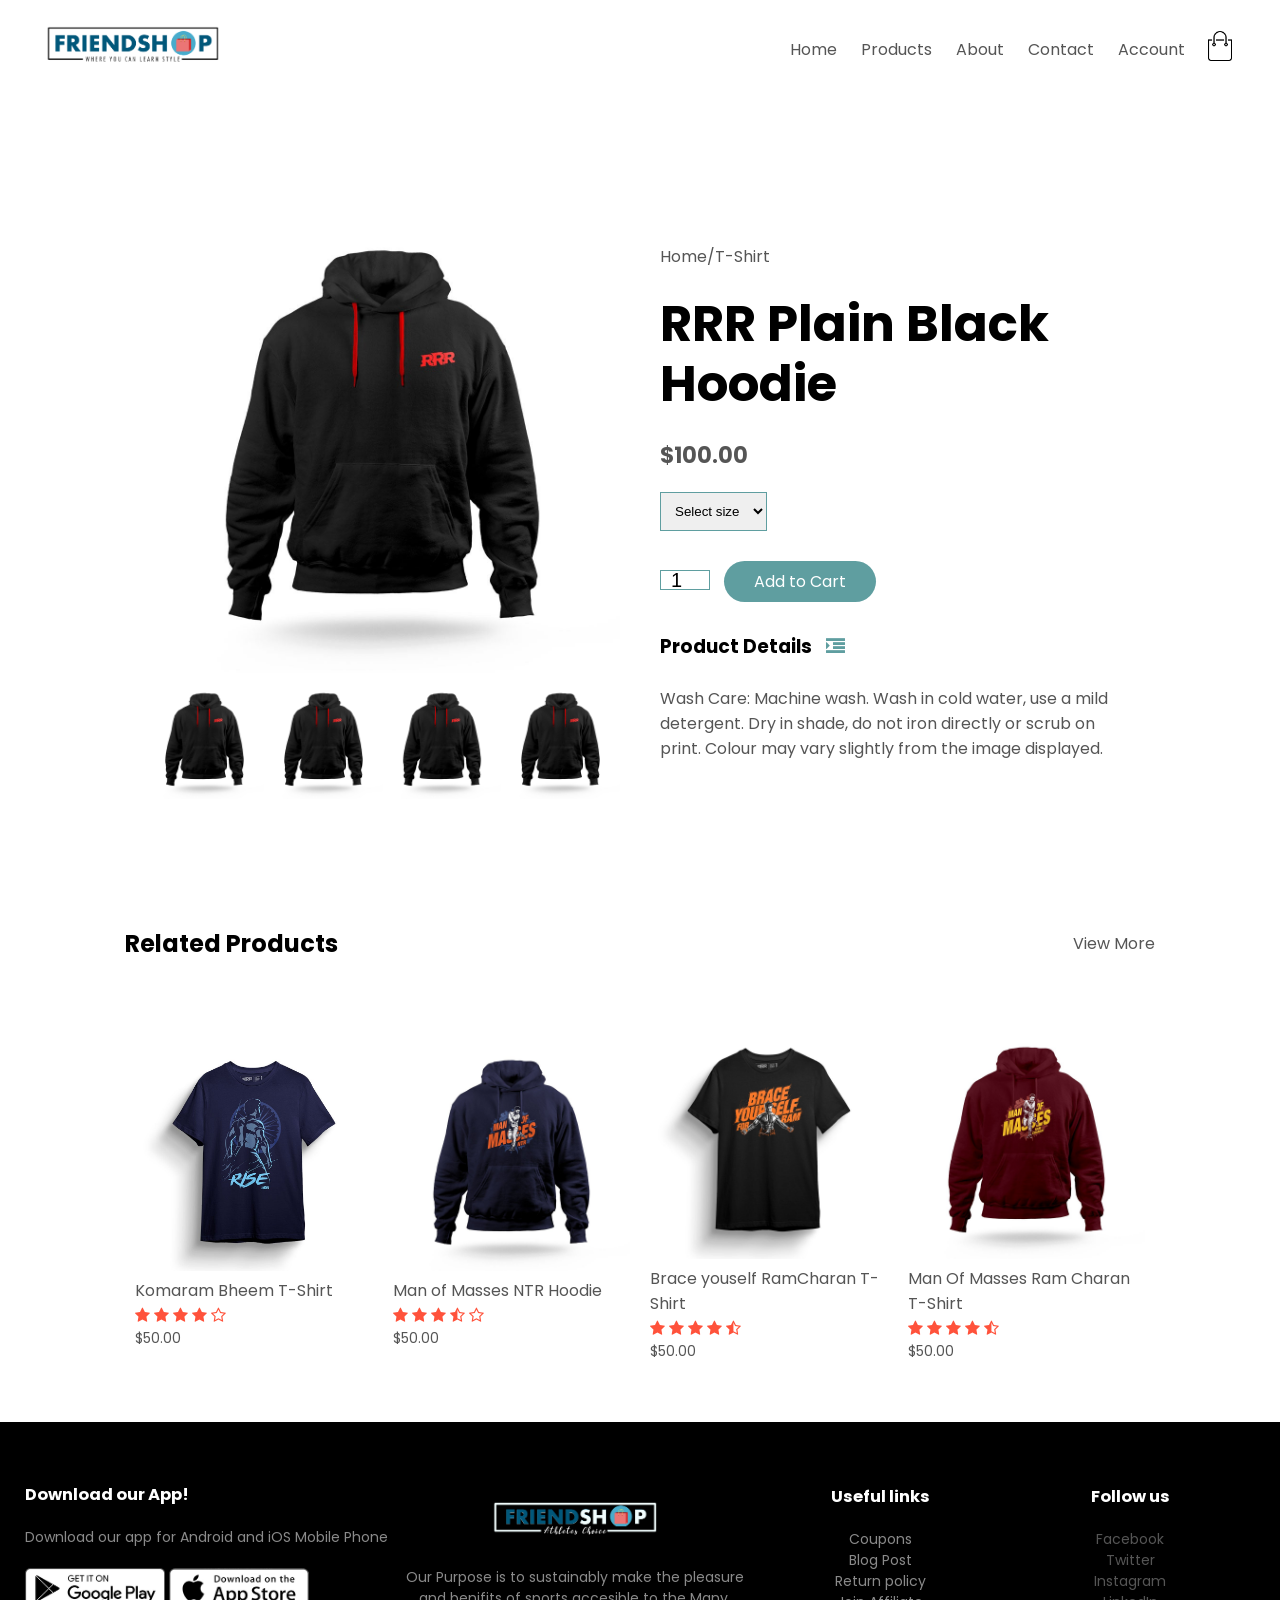
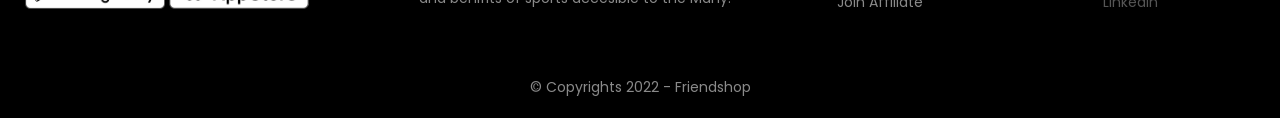
<file: product-details3.html>
<!DOCTYPE html>
<html lang="eng">
<head>
    <meta charset="UTF-8">
    <title>RRR Collection</title>
    <link rel="stylesheet" href="styles.css">
    <link href="https://fonts.googleapis.com/css2?family=Poppins:wght@200;300;500;600;700;800&display=swap" rel="stylesheet">
    <link rel="stylesheet" href="https://stackpath.bootstrapcdn.com/font-awesome/4.7.0/css/font-awesome.min.css">
</head>
<body>
    <div class="container">
        <div class="navbar">
            <div class="logo">
                <a href="index.html"><img src="logo.png" width="175px"></a>
            </div>
            <nav>
                <ul id="MenuItems">
                    <li><a href="index.html">Home</a></li>
                    <li><a href="products.html">Products</a></li>
                    <li><a href="#footer">About</a></li>
                    <li><a href="#footer">Contact</a></li>
                    <li><a href="account.html">Account</a></li>
                </ul>
            </nav>
            <a href="cart.html"><img src="cart.png" width="30px", height="30px"></a>
            <img src="menu.png" class="menu-icon" onclick="menutoggle()">
        </div>
    </div>

<!---------------single product details------------>

    <div class="small-container single-product">
        <div class="row">
    <div class="col-2">
        <img src="black hoodie.jpg" width="100%" id="ProductImg">

        <div class="small-img-row">
        <div class="small-img-col">
        <img src="black hoodie.jpg" width="100%" class="small-img">
        </div>
        <div class="small-img-col">
        <img src="black hoodie.jpg" width="100%" class="small-img">
        </div>
        <div class="small-img-col">
        <img src="black hoodie.jpg" width="100%" class="small-img">
        </div>
        <div class="small-img-col">
        <img src="black hoodie.jpg" width="100%" class="small-img">
        </div>
        </div>


            </div>
            <div class="col-2">
                <p>Home/T-Shirt</p>
                <h1>RRR Plain Black Hoodie</h1>
                <h4>$100.00</h4>
                <select>
                    <option>Select size</option>
                    <option>XXL</option>
                    <option>XL</option>
                    <option>Large</option>
                    <option>Medium</option>
                    <option>Small</option>
                </select>
                <input type="number" value="1">
                <a href="" class="btn">Add to Cart</a>
                <h3>Product Details <i class="fa fa-indent"></i></h3>
                <br>
                <p>Wash Care: Machine wash. Wash in cold water, use a mild detergent. Dry in shade, do not iron directly or scrub on print.
                    Colour may vary slightly from the image displayed.</p>
            </div>
        </div>
    </div>

<!---------Title-------->
    
    <div class="small-container">
        <div class="row row-2">
            <h2>Related Products</h2>
            <a href="products.html"><p>View More</p></a>
        </div>
    </div>


<!-------------Products------------->

    <div class="small-container">
        <div class="row">
            <div class="col-4">
                <img src="komarambheemtshirt.jpg">
                <h4>Komaram Bheem T-Shirt</h4>
                <div class="rating">
                    <i class="fa fa-star"></i>
                    <i class="fa fa-star"></i>
                    <i class="fa fa-star"></i>
                    <i class="fa fa-star"></i>
                    <i class="fa fa-star-o"></i>
                </div>
                <p>$50.00</p>
            </div>
            <div class="col-4">
                <img src="manofmasseshoodie.jpg">
                <h4>Man of Masses NTR Hoodie</h4>
                <div class="rating">
                    <i class="fa fa-star"></i>
                    <i class="fa fa-star"></i>
                    <i class="fa fa-star"></i>
                    <i class="fa fa-star-half-o"></i>
                    <i class="fa fa-star-o"></i>
                </div>
                <p>$50.00</p>
            </div>
            <div class="col-4">
                <img src="braceurselfram.jpg">
                <h4>Brace youself RamCharan T-Shirt</h4>
                <div class="rating">
                    <i class="fa fa-star"></i>
                    <i class="fa fa-star"></i>
                    <i class="fa fa-star"></i>
                    <i class="fa fa-star"></i>
                    <i class="fa fa-star-half-o"></i>
                </div>
                <p>$50.00</p>
            </div>
            <div class="col-4">
                <img src="manofmassesramhoodie.jpg">
                <h4>Man Of Masses Ram Charan T-Shirt</h4>
                <div class="rating">
                    <i class="fa fa-star"></i>
                    <i class="fa fa-star"></i>
                    <i class="fa fa-star"></i>
                    <i class="fa fa-star"></i>
                    <i class="fa fa-star-half-o"></i>
                </div>
                <p>$50.00</p>
            </div>
        </div>   
    </div>
<!--------------Footer---------------->

    <div class="footer" id="footer">
        <div class="container">
            <div class="row">
                <div class="footer-col-1">
                    <h3>Download our App!</h3>
                    <p>Download our app for Android and iOS Mobile Phone</p>
                    <div class="app-logo">
                        <img src="play-store.png" alt="">
                        <img src="app-store.png" alt="">
                    </div>
                </div>
                <div class="footer-col-2">
                    <img src="logo-white1.png">
                    <p>Our Purpose is to sustainably make the pleasure and benifits of sports accesible to the Many.</p>
                </div>
                <div class="footer-col-3">
                    <h3>Useful links</h3>
                    <ul>
                        <li>Coupons</li>
                        <li>Blog Post</li>
                        <li>Return policy</li>
                        <li>Join Affiliate</li>
                    </ul>
                </div>
                <div class="footer-col-4">
                    <h3>Follow us</h3>
                    <ul>
                        <li><a href="https://www.facebook.com/vaseem.mohidden/">Facebook</a></li>
                        <li><a href="https://twitter.com/Vaseem_66">Twitter</a></li>
                        <li><a href="https://www.instagram.com/vaseem_66?utm_medium=copy_link">Instagram</a></li>
                        <li><a href="https://www.linkedin.com/in/vaseem66/">LinkedIn</a></li>
                    </ul>
                </div>
            </div>
            <br>
            <br>
            <p class="copyright">© Copyrights 2022 - Friendshop</p>
        </div>
    </div>
<!---------Js for toggle--------->
    <script>
        var MenuItems = document.getElementById("MenuItems");

        MenuItems.style.maxHeight = "0px";

        function menutoggle()
        {
            if(MenuItems.style.maxHeight == "0px")
                {
                    MenuItems.style.maxHeight = "200px";
                }
            else
                {
                    MenuItems.style.maxHeight = "0px";
                }
        }
    </script>

<!------script for product gallery--------->

    <script>
        var ProductImg = document.getElementById("ProductImg");
        var SmallImg = document.getElementsByClassName("small-img");

        SmallImg[0].onclick = function()
        {
            ProductImg.src = SmallImg[0].src;
        }
        SmallImg[1].onclick = function()
        {
            ProductImg.src = SmallImg[1].src;
        }
        SmallImg[2].onclick = function()
        {
            ProductImg.src = SmallImg[2].src;
        }
        SmallImg[3].onclick = function()
        {
            ProductImg.src = SmallImg[3].src;
        }
    </script>





</body>
</html>
</file>
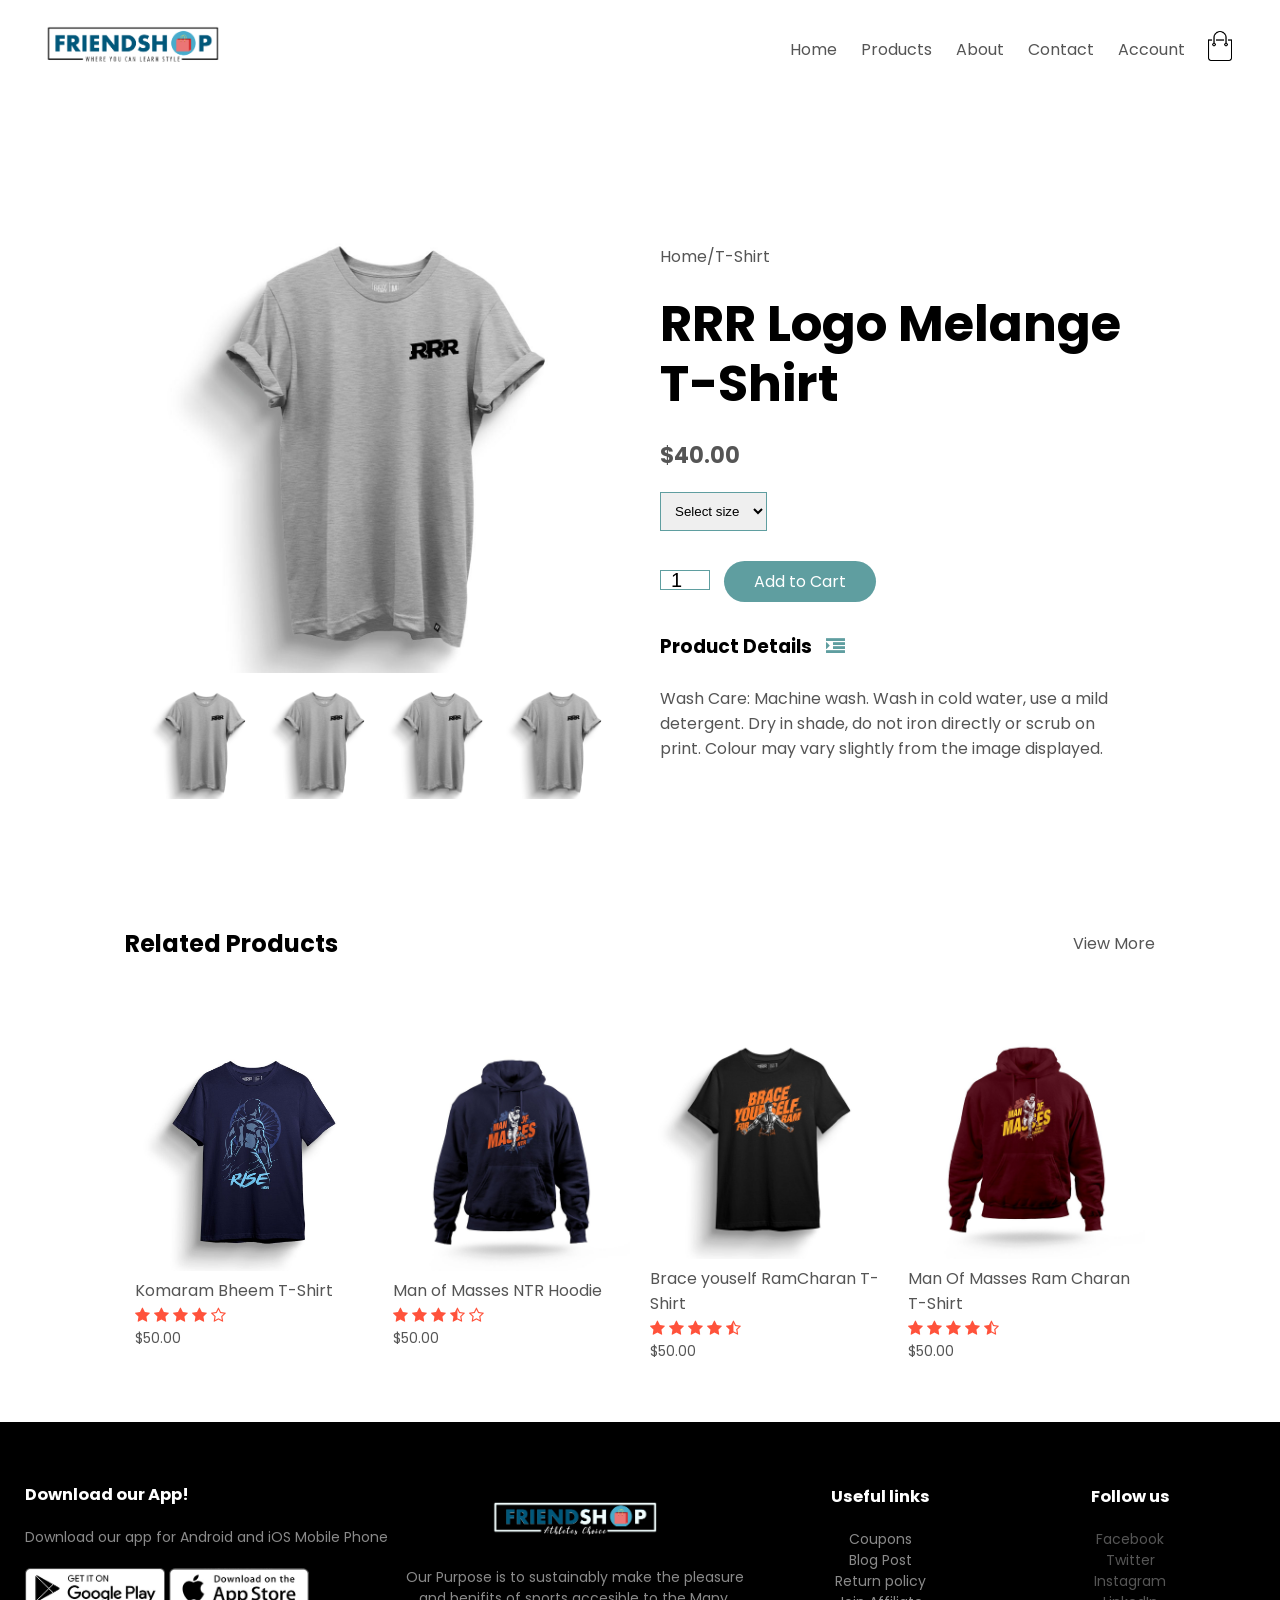
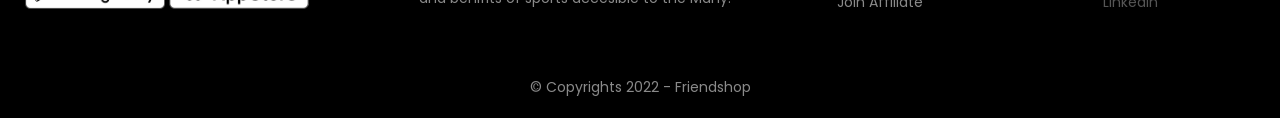
<file: product-details4.html>
<!DOCTYPE html>
<html lang="eng">
<head>
    <meta charset="UTF-8">
    <title>RRR Collection</title>
    <link rel="stylesheet" href="styles.css">
    <link href="https://fonts.googleapis.com/css2?family=Poppins:wght@200;300;500;600;700;800&display=swap" rel="stylesheet">
    <link rel="stylesheet" href="https://stackpath.bootstrapcdn.com/font-awesome/4.7.0/css/font-awesome.min.css">
</head>
<body>
    <div class="container">
        <div class="navbar">
            <div class="logo">
                <a href="index.html"><img src="logo.png" width="175px"></a>
            </div>
            <nav>
                <ul id="MenuItems">
                    <li><a href="index.html">Home</a></li>
                    <li><a href="products.html">Products</a></li>
                    <li><a href="#footer">About</a></li>
                    <li><a href="#footer">Contact</a></li>
                    <li><a href="account.html">Account</a></li>
                </ul>
            </nav>
            <a href="cart.html"><img src="cart.png" width="30px", height="30px"></a>
            <img src="menu.png" class="menu-icon" onclick="menutoggle()">
        </div>
    </div>

<!---------------single product details------------>

    <div class="small-container single-product">
        <div class="row">
    <div class="col-2">
        <img src="neckless grey.jpg" width="100%" id="ProductImg">

        <div class="small-img-row">
        <div class="small-img-col">
        <img src="neckless grey.jpg" width="100%" class="small-img">
        </div>
        <div class="small-img-col">
        <img src="neckless grey.jpg" width="100%" class="small-img">
        </div>
        <div class="small-img-col">
        <img src="neckless grey.jpg" width="100%" class="small-img">
        </div>
        <div class="small-img-col">
        <img src="neckless grey.jpg" width="100%" class="small-img">
        </div>
        </div>


            </div>
            <div class="col-2">
                <p>Home/T-Shirt</p>
                <h1>RRR Logo Melange T-Shirt</h1>
                <h4>$40.00</h4>
                <select>
                    <option>Select size</option>
                    <option>XXL</option>
                    <option>XL</option>
                    <option>Large</option>
                    <option>Medium</option>
                    <option>Small</option>
                </select>
                <input type="number" value="1">
                <a href="" class="btn">Add to Cart</a>
                <h3>Product Details <i class="fa fa-indent"></i></h3>
                <br>
                <p>Wash Care: Machine wash. Wash in cold water, use a mild detergent. Dry in shade, do not iron directly or scrub on print.
                    Colour may vary slightly from the image displayed.</p>
            </div>
        </div>
    </div>

<!---------Title-------->
    
    <div class="small-container">
        <div class="row row-2">
            <h2>Related Products</h2>
            <a href="products.html"><p>View More</p></a>
        </div>
    </div>


<!-------------Products------------->

    <div class="small-container">
        <div class="row">
            <div class="col-4">
                <img src="komarambheemtshirt.jpg">
                <h4>Komaram Bheem T-Shirt</h4>
                <div class="rating">
                    <i class="fa fa-star"></i>
                    <i class="fa fa-star"></i>
                    <i class="fa fa-star"></i>
                    <i class="fa fa-star"></i>
                    <i class="fa fa-star-o"></i>
                </div>
                <p>$50.00</p>
            </div>
            <div class="col-4">
                <img src="manofmasseshoodie.jpg">
                <h4>Man of Masses NTR Hoodie</h4>
                <div class="rating">
                    <i class="fa fa-star"></i>
                    <i class="fa fa-star"></i>
                    <i class="fa fa-star"></i>
                    <i class="fa fa-star-half-o"></i>
                    <i class="fa fa-star-o"></i>
                </div>
                <p>$50.00</p>
            </div>
            <div class="col-4">
                <img src="braceurselfram.jpg">
                <h4>Brace youself RamCharan T-Shirt</h4>
                <div class="rating">
                    <i class="fa fa-star"></i>
                    <i class="fa fa-star"></i>
                    <i class="fa fa-star"></i>
                    <i class="fa fa-star"></i>
                    <i class="fa fa-star-half-o"></i>
                </div>
                <p>$50.00</p>
            </div>
            <div class="col-4">
                <img src="manofmassesramhoodie.jpg">
                <h4>Man Of Masses Ram Charan T-Shirt</h4>
                <div class="rating">
                    <i class="fa fa-star"></i>
                    <i class="fa fa-star"></i>
                    <i class="fa fa-star"></i>
                    <i class="fa fa-star"></i>
                    <i class="fa fa-star-half-o"></i>
                </div>
                <p>$50.00</p>
            </div>
        </div>   
    </div>
<!--------------Footer---------------->

    <div class="footer" id="footer">
        <div class="container">
            <div class="row">
                <div class="footer-col-1">
                    <h3>Download our App!</h3>
                    <p>Download our app for Android and iOS Mobile Phone</p>
                    <div class="app-logo">
                        <img src="play-store.png" alt="">
                        <img src="app-store.png" alt="">
                    </div>
                </div>
                <div class="footer-col-2">
                    <img src="logo-white1.png">
                    <p>Our Purpose is to sustainably make the pleasure and benifits of sports accesible to the Many.</p>
                </div>
                <div class="footer-col-3">
                    <h3>Useful links</h3>
                    <ul>
                        <li>Coupons</li>
                        <li>Blog Post</li>
                        <li>Return policy</li>
                        <li>Join Affiliate</li>
                    </ul>
                </div>
                <div class="footer-col-4">
                    <h3>Follow us</h3>
                    <ul>
                        <li><a href="https://www.facebook.com/vaseem.mohidden/">Facebook</a></li>
                        <li><a href="https://twitter.com/Vaseem_66">Twitter</a></li>
                        <li><a href="https://www.instagram.com/vaseem_66?utm_medium=copy_link">Instagram</a></li>
                        <li><a href="https://www.linkedin.com/in/vaseem66/">LinkedIn</a></li>
                    </ul>
                </div>
            </div>
            <br>
            <br>
            <p class="copyright">© Copyrights 2022 - Friendshop</p>
        </div>
    </div>
<!---------Js for toggle--------->
    <script>
        var MenuItems = document.getElementById("MenuItems");

        MenuItems.style.maxHeight = "0px";

        function menutoggle()
        {
            if(MenuItems.style.maxHeight == "0px")
                {
                    MenuItems.style.maxHeight = "200px";
                }
            else
                {
                    MenuItems.style.maxHeight = "0px";
                }
        }
    </script>

<!------script for product gallery--------->

    <script>
        var ProductImg = document.getElementById("ProductImg");
        var SmallImg = document.getElementsByClassName("small-img");

        SmallImg[0].onclick = function()
        {
            ProductImg.src = SmallImg[0].src;
        }
        SmallImg[1].onclick = function()
        {
            ProductImg.src = SmallImg[1].src;
        }
        SmallImg[2].onclick = function()
        {
            ProductImg.src = SmallImg[2].src;
        }
        SmallImg[3].onclick = function()
        {
            ProductImg.src = SmallImg[3].src;
        }
    </script>





</body>
</html>
</file>
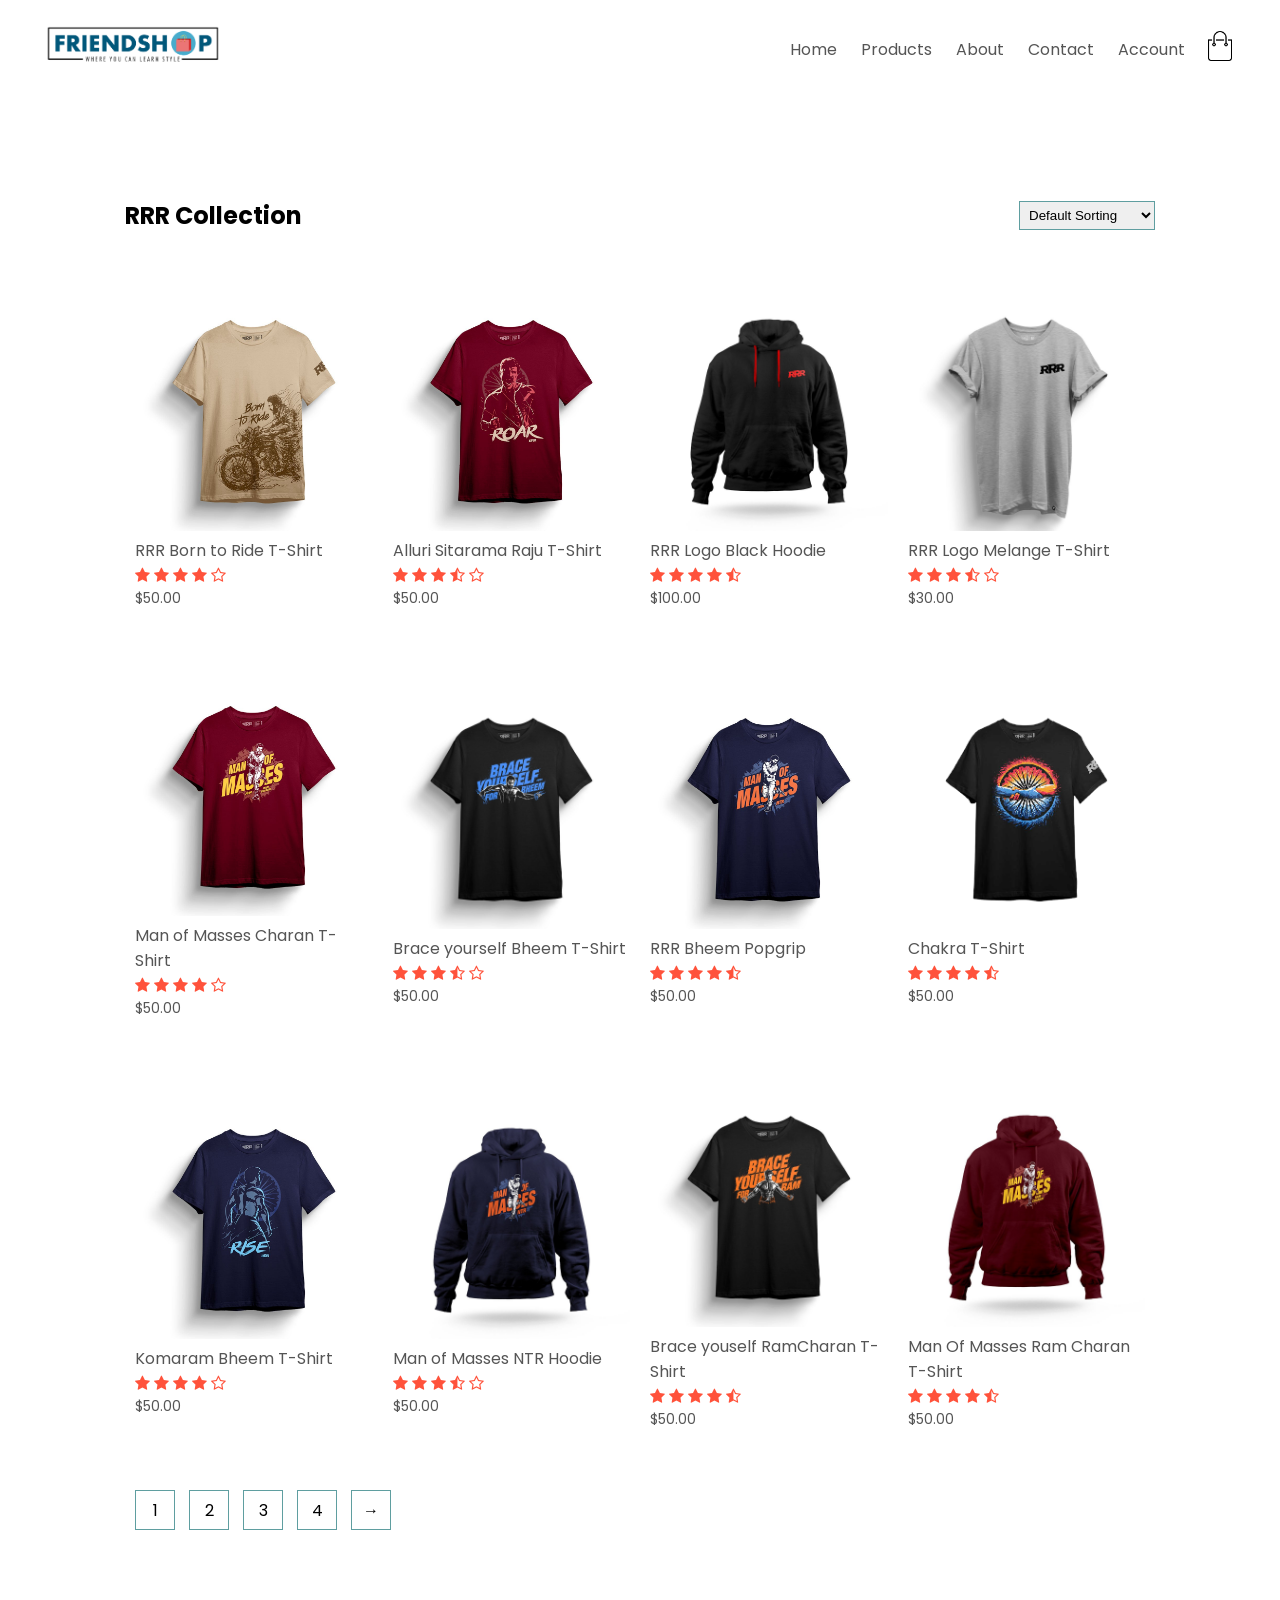
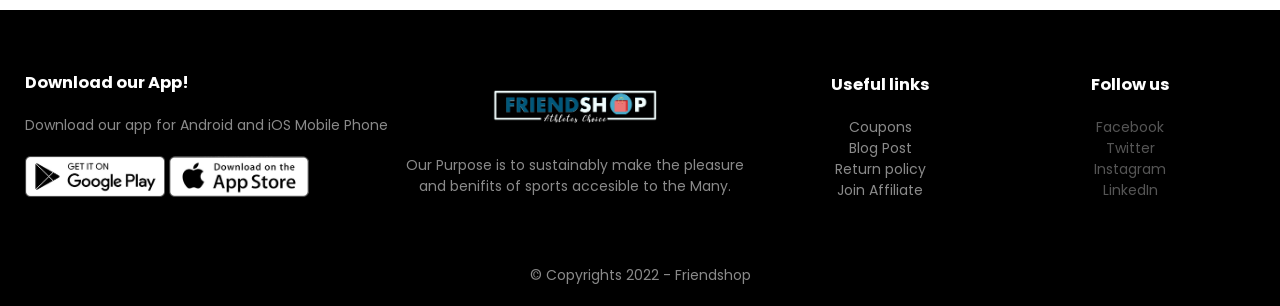
<file: products.html>
<!DOCTYPE html>
<html lang="eng">
<head>
    <meta charset="UTF-8">
    <title>RRR Collection</title>
    <link rel="stylesheet" href="styles.css">
    <link href="https://fonts.googleapis.com/css2?family=Poppins:wght@200;300;500;600;700;800&display=swap" rel="stylesheet">
    <link rel="stylesheet" href="https://stackpath.bootstrapcdn.com/font-awesome/4.7.0/css/font-awesome.min.css">
</head>
<body>
    <div class="container">
        <div class="navbar">
            <div class="logo">
                <a href="index.html"><img src="logo.png" width="175px"></a>
            </div>
            <nav>
                <ul id="MenuItems">
                    <li><a href="index.html">Home</a></li>
                    <li><a href="products.html">Products</a></li>
                    <li><a href="#footer">About</a></li>
                    <li><a href="#footer">Contact</a></li>
                    <li><a href="account.html">Account</a></li>
                </ul>
            </nav>
            <a href="cart.html"><img src="cart.png" width="30px", height="30px"></a>
            <img src="menu.png" class="menu-icon" onclick="menutoggle()">
        </div>
    </div>

    <div class="small-container">
        <div class="row row-2">
            <h2>RRR Collection</h2>
            <select>
            <option>Default Sorting</option>
            <option>Sort by Price</option>
            <option>Sort by popularity</option>
            <option>Sort by rating</option>
            <option>Sort by Sale</option>
            </select>
        </div>
        <div class="row">
            <div class="col-4">
                <a href="product-details.html"><img src="skin tshirt.jpg"></a>
                <a href="product-details.html"><h4>RRR Born to Ride T-Shirt</h4></a>
                <div class="rating">
                    <i class="fa fa-star"></i>
                    <i class="fa fa-star"></i>
                    <i class="fa fa-star"></i>
                    <i class="fa fa-star"></i>
                    <i class="fa fa-star-o"></i>
                </div>
                <p>$50.00</p>
            </div>
            <div class="col-4">
                <a href="product-details2.html"><img src="ramcharan1.jpg"></a>
                <a href="product-details2.html"><h4>Alluri Sitarama Raju T-Shirt</h4></a>
                <div class="rating">
                    <i class="fa fa-star"></i>
                    <i class="fa fa-star"></i>
                    <i class="fa fa-star"></i>
                    <i class="fa fa-star-half-o"></i>
                    <i class="fa fa-star-o"></i>
                </div>
                <p>$50.00</p>
            </div>
            <div class="col-4">
                <a href="product-details3.html"><img src="black hoodie.jpg"></a>
                <a href="product-details3.html"><h4>RRR Logo Black Hoodie</h4></a>
                <div class="rating">
                    <i class="fa fa-star"></i>
                    <i class="fa fa-star"></i>
                    <i class="fa fa-star"></i>
                    <i class="fa fa-star"></i>
                    <i class="fa fa-star-half-o"></i>
                </div>
                <p>$100.00</p>
            </div>
            <div class="col-4">
                <a href="product-details4.html"><img src="neckless grey.jpg"></a>
                <a href="product-details4.html"><h4>RRR Logo Melange T-Shirt</h4></a>
                <div class="rating">
                    <i class="fa fa-star"></i>
                    <i class="fa fa-star"></i>
                    <i class="fa fa-star"></i>
                    <i class="fa fa-star-half-o"></i>
                    <i class="fa fa-star-o"></i>
                </div>
                <p>$30.00</p>
            </div>
        </div>     
        <div class="row">
            <div class="col-4">
                <img src="manofmassescharan.jpg">
                <h4>Man of Masses Charan T-Shirt</h4>
                <div class="rating">
                    <i class="fa fa-star"></i>
                    <i class="fa fa-star"></i>
                    <i class="fa fa-star"></i>
                    <i class="fa fa-star"></i>
                    <i class="fa fa-star-o"></i>
                </div>
                <p>$50.00</p>
            </div>
            <div class="col-4">
                <img src="braceurselfbheem.jpg">
                <h4>Brace yourself Bheem T-Shirt</h4>
                <div class="rating">
                    <i class="fa fa-star"></i>
                    <i class="fa fa-star"></i>
                    <i class="fa fa-star"></i>
                    <i class="fa fa-star-half-o"></i>
                    <i class="fa fa-star-o"></i>
                </div>
                <p>$50.00</p>
            </div>
            <div class="col-4">
                <img src="manofmassesntr.jpg">
                <h4>RRR Bheem Popgrip</h4>
                <div class="rating">
                    <i class="fa fa-star"></i>
                    <i class="fa fa-star"></i>
                    <i class="fa fa-star"></i>
                    <i class="fa fa-star"></i>
                    <i class="fa fa-star-half-o"></i>
                </div>
                <p>$50.00</p>
            </div>
            <div class="col-4">
                <img src="chakratshirt.png">
                <h4>Chakra T-Shirt</h4>
                <div class="rating">
                    <i class="fa fa-star"></i>
                    <i class="fa fa-star"></i>
                    <i class="fa fa-star"></i>
                    <i class="fa fa-star"></i>
                    <i class="fa fa-star-half-o"></i>
                </div>
                <p>$50.00</p>
            </div>
        </div>
        <div class="row">
            <div class="col-4">
                <img src="komarambheemtshirt.jpg">
                <h4>Komaram Bheem T-Shirt</h4>
                <div class="rating">
                    <i class="fa fa-star"></i>
                    <i class="fa fa-star"></i>
                    <i class="fa fa-star"></i>
                    <i class="fa fa-star"></i>
                    <i class="fa fa-star-o"></i>
                </div>
                <p>$50.00</p>
            </div>
            <div class="col-4">
                <img src="manofmasseshoodie.jpg">
                <h4>Man of Masses NTR Hoodie</h4>
                <div class="rating">
                    <i class="fa fa-star"></i>
                    <i class="fa fa-star"></i>
                    <i class="fa fa-star"></i>
                    <i class="fa fa-star-half-o"></i>
                    <i class="fa fa-star-o"></i>
                </div>
                <p>$50.00</p>
            </div>
            <div class="col-4">
                <img src="braceurselfram.jpg">
                <h4>Brace youself RamCharan T-Shirt</h4>
                <div class="rating">
                    <i class="fa fa-star"></i>
                    <i class="fa fa-star"></i>
                    <i class="fa fa-star"></i>
                    <i class="fa fa-star"></i>
                    <i class="fa fa-star-half-o"></i>
                </div>
                <p>$50.00</p>
            </div>
            <div class="col-4">
                <img src="manofmassesramhoodie.jpg">
                <h4>Man Of Masses Ram Charan T-Shirt</h4>
                <div class="rating">
                    <i class="fa fa-star"></i>
                    <i class="fa fa-star"></i>
                    <i class="fa fa-star"></i>
                    <i class="fa fa-star"></i>
                    <i class="fa fa-star-half-o"></i>
                </div>
                <p>$50.00</p>
            </div>
        </div>   
        <div class="page-btn">
            <span>1</span>
            <span>2</span>
            <span>3</span>
            <span>4</span>
            <span>&#8594;</span>
        </div>
    </div>
<!--------------Footer---------------->

    <div class="footer" id="footer">
        <div class="container">
            <div class="row">
                <div class="footer-col-1">
                    <h3>Download our App!</h3>
                    <p>Download our app for Android and iOS Mobile Phone</p>
                    <div class="app-logo">
                        <img src="play-store.png" alt="">
                        <img src="app-store.png" alt="">
                    </div>
                </div>
                <div class="footer-col-2">
                    <img src="logo-white1.png">
                    <p>Our Purpose is to sustainably make the pleasure and benifits of sports accesible to the Many.</p>
                </div>
                <div class="footer-col-3">
                    <h3>Useful links</h3>
                    <ul>
                        <li>Coupons</li>
                        <li>Blog Post</li>
                        <li>Return policy</li>
                        <li>Join Affiliate</li>
                    </ul>
                </div>
                <div class="footer-col-4">
                    <h3>Follow us</h3>
                    <ul>
                        <li><a href="https://www.facebook.com/vaseem.mohidden/">Facebook</a></li>
                        <li><a href="https://twitter.com/Vaseem_66">Twitter</a></li>
                        <li><a href="https://www.instagram.com/vaseem_66?utm_medium=copy_link">Instagram</a></li>
                        <li><a href="https://www.linkedin.com/in/vaseem66/">LinkedIn</a></li>
                    </ul>
                </div>
            </div>
            <br>
            <br>
            <p class="copyright">© Copyrights 2022 - Friendshop</p>
        </div>
    </div>
<!---------Js for toggle--------->
    <script>
        var MenuItems = document.getElementById("MenuItems");

        MenuItems.style.maxHeight = "0px";

        function menutoggle(){
            if(MenuItems.style.maxHeight == "0px")
                {
                    MenuItems.style.maxHeight = "200px";
                }
            else
                {
                    MenuItems.style.maxHeight = "0px";
                }
        }
    </script>
</body>
</html>
</file>
<file: styles.css>
*{
    margin: 0;
    padding: 0;
    box-sizing: border-box;
}

body{
    font-family: 'Poppins', sans-serif;
}
.navbar{
    display: flex;
    align-items: center;
    padding: 20px;
}
nav{
    flex: 1;
    text-align: right;
}
nav ul{
    display: inline-block;
    list-style-type: none;
}
nav ul li{
    display: inline-block;
    margin-right: 20px;
}
a{
    text-decoration: none;
    color: #555;
}
p{
    color: #555;
}
.container{
    max-width: 1300px;
    margin: auto;
    padding-left: 25px;
    padding-right: 25px;
}
.row{
    display: flex;
    align-items: center;
    flex-wrap: wrap;
    justify-content: space-around;
}
.col-2{
    flex-basis: 50%;
    min-width: 300px;
}
.col-2 img{
    max-width: 100%;
    padding: 50px 0;
}
.col-2 h1{
    font-size: 50px;
    line-height: 60px;
    margin: 25px 0;
}
.btn{
    display: inline-block;
    background: #5F9EA0;
    color: white;
    padding: 8px 30px;
    margin: 30px 0;
    border-radius: 30px;
    transition: background 0.5s;
}

.btn:hover{
    background: #563434;
}
.header{
    background: radial-gradient(#fff,#5F9EA0);
}
.header .row{
    margin-top: 70px;
}
.categories{
    margin: 70px 0;
}
.col-3{
    flex-basis: 30%;
    min-width: 250px;
    margin-bottom: 30px;
}
.col-3 img{
    width: 100%;
}
.small-container{
    max-width: 1080px;
    margin: auto;
    padding-left: 25px;
    padding-right: 25px;
}
.col-4{
    flex-basis: 25%;
    padding: 10px;
    min-width: 200px;
    margin-bottom: 50px;
    transition: transform 0.5s;
}
.col-4 img{
    width: 100%;
}
.title{
    text-align: center;
    margin: 0 auto 80px;
    position: relative;
    line-height: 60px;
    color: #555;
}
.title::after{
    content: '';
    background: #ff523b;
    width: 80px;
    height: 5px;
    border-radius: 5px;
    position: absolute;
    bottom: 0;
    left: 50%;
    transform: translateX(-50%);
}
h4{
    color: #555;
    font-weight: normal;
}
.col-4 p{
    font-size: 14px;
}
.rating .fa{
    color: #ff523b;
}
.col-4:hover{
    transform: translateY(-5px);
}

/*----------Offer----------*/

.offer{
    background: radial-gradient(#fff, #5F9EA0);
    margin-top: 80px;
    padding: 30px 0;
}
.col-2 .offer-img{
    padding: 50px;
}
small{
    color: #555;
}

/*----------------Testimonial-------------*/

.testimonial{
    padding-top: 100px;
}
.testimonial .col-3{
    text-align: center;
    padding: 40px 20px;
    box-shadow: 0 0 20px 0px rgba(0,0,0,0.1);
    cursor: pointer;
    transition: transform 0.5s;
}
.testimonial .col-3 img{
    width: 50px;
    margin-top: 20px;
    border-radius: 50%;
}
.testimonial .col-3:hover{
    transform: translateY(-10px);
}
.fa.fa-quote-left{
    font-size: 34px;
    color: #ff523b;
}
.col-3 p{
    font-size: 12px;
    margin: 12px 0;
    color: #777;
}
.testimonial .col-3 h3{
    font-weight: 600;
    color: #555;
    font-size: 16px;
}
/*-------------Brands---------------*/
.brands{
    margin: 100px auto;
}
.col-5{
    width: 160px;
}
.col-5 img{
    width: 100%;
    cursor: pointer;
    filter: grayscale(100%);
}
.col-5 img:hover{
    filter: grayscale(0);
}
/*---------footer---------*/
.footer{
    background: #000;
    color:#8a8a8a;
    font-size: 14px;
    padding: 60px 0 20px;
}
.footer p{
    color:#8a8a8a;
}
.footer h3{
    color: #fff;
    margin-bottom: 20px;
}
.footer-col-1,.footer-col-2,.footer-col-3,.footer-col-4{
    min-width: 250px;
    margin-bottom: 20px;
}
.footer-col-1{
    flex-basis: 30%;
}
.footer-col-2{
    flex: 1;
    text-align: center;
}
.footer-col-2 img{
    width: 180px;
    margin-bottom: 20px;
}
.footer-col-3,.footer-col-4{
    flex-basis: 12%;
    text-align: center;
}
ul{
    list-style-type: none;
}

.app-logo{
    margin-top: 20px;
}
.app-logo img{
    width: 140px;
}
.menu-icon{
    width: 28px;
    margin-left: 20px;
    display: none;
}
.copyright{
    text-align: center;
}
/*-------media query for menu--------*/

@media only screen and (max-width: 800px){

    nav ul{
        position: absolute;
        top:70px;
        left:0;
        background: #333;
        width: 100%;
        overflow:hidden;
        transition: max-height 0.5s;
    }
    nav ul li{
        display: block;
        margin-right: 50px;
        margin-top: 10px;
        margin-bottom: 10px;
    }
    nav ul li a{
        color: #fff;
    }
    .menu-icon{
        display: block;
        cursor: pointer;
    }
}
/*-----------RRR Collection---------------*/
.row-2{
    justify-content: space-between;
    margin: 100px auto 50px;
}
select{
    border: 1px solid #5F9EA0;
    padding: 5px;
}
select:focus{
    outline: none;
}
.page-btn{
    margin: 0 auto 80px;
}
.page-btn span{
    display: inline-block;
    border: 1px solid #5F9EA0;
    margin-left: 10px;
    width: 40px;
    height: 40px;
    text-align: center;
    line-height: 40px;
    cursor: pointer;
}
.page-btn span:hover{
    background: #5F9EA0;
    color: #fff;
}
.single-product{
    margin-top: 80px;
}
.single-product .col-2 img{
    padding: 0;
}
.single-product .col-2{
    padding: 20px;
}
.single-product h4{
    margin: 20px 0;
    font-size: 22px;
    font-weight: bold;
}
.single-product select{
    display: block;
    padding: 10px;
    margin-top: 20px;
}
.single-product input{
    width: 50px;
    height: 20px;
    padding-left: 10px;
    font-size: 20px;
    margin-right: 10px;
    border: 1px solid #5F9EA0;
}
input:focus{
    outline: none;
}
.single-product .fa{
    color: #5F9EA0;
    margin-left: 10px;
}
.small-img-row{
    display: flex;
    justify-content: space-between;
}
.small-img-col{
    flex-basis: 25%;
    cursor: pointer;
}
.copyright{
    text-align: center;
}
/*--------Account page------------*/
.account-page{
    padding: 50px 0;
    background: radial-gradient(#fff,#5f9ea0);
}
.form-container{
    background: #fff;
    width: 300px;
    height: 400px;
    position: relative;
    text-align: center;
    padding: 20px 0;
    margin: auto;
    box-shadow: 0 0 20px 0px rgba(0,0,0,0.1);
    overflow: hidden;
}
.form-container span{
    font-weight: bold;
    padding: 0 10px;
    color: #555;
    cursor: pointer;
    width: 100px;
    display: inline-block;
}
.form-btn{
    display: inline-block;
}
.form-container form{
    max-width: 300px;
    padding: 0 20px;
    position: absolute;
    top: 130px;
    transition: transform 0.5s;

}
form input{
    width: 100%;
    height: 30px;
    margin: 10px 0;
    padding: 0 10px;
    border: 1px solid #ccc;
}
form .btn{
    width: 100%;
    border: none;
    cursor: pointer;
    margin: 10px 0;    
}
form .btn:focus{
    outline: none;
}
#LoginForm{
    left: -300px;
}
#RegForm{
    left: 0;
}
form a{
    font-size: 12px;
}
#Indicator{
    width: 100px;
    border: none;
    background: #5F9EA0;
    height: 3px;
    margin-top: 8px;
    transform: translateX(100px);
    transition: transform 0.5s;
}
.copyright{
    text-align: center;
}
/*---------CArt details----------*/
.cart-page{
    margin: 80px auto;
}
table{
    width: 100%;
    border-collapse: collapse;
}
.cart-info{
    display: flex;
    flex-wrap: wrap;
}
th{
    text-align: left;
    padding: 5px;
    color: #fff;
    background: #5F9EA0;
    font-weight: normal;
}
td{
    padding: 10px 5px;
}
td input{
    width: 40px;
    height: 30px;
    padding: 5px;
}
td a{
    color: #5F9EA0;
    font-size: 12px;
}
td img{
    width: 80px;
    height: 80px;
    margin-right: 10px;
}
.total-price{
    display: flex;
    justify-content: flex-end;
}
.total-price table{
    border-top: 3px solid #5F9EA0;
    width: 100%;
    max-width: 350px;
}
td:last-child{
    text-align: right;
}
th:last-child{
    text-align: right;
}

/*----------media query for less then 600 screen size-----------*/

@media only screen and (max-width: 600px){
    .row{
        text-align: center;
    }
    .col-2,.col-3,.col-4{
        flex-basis: 100%;
    }
    .single-product .row{
        text-align: left;
    }
    .single-product .col-2{
        padding: 20px 0;
    }
    .single-product h1{
        font-size: 26px;
        line-height: 32px;
    }
    .cart-info p{
        display: none;
    }
}
</file>
